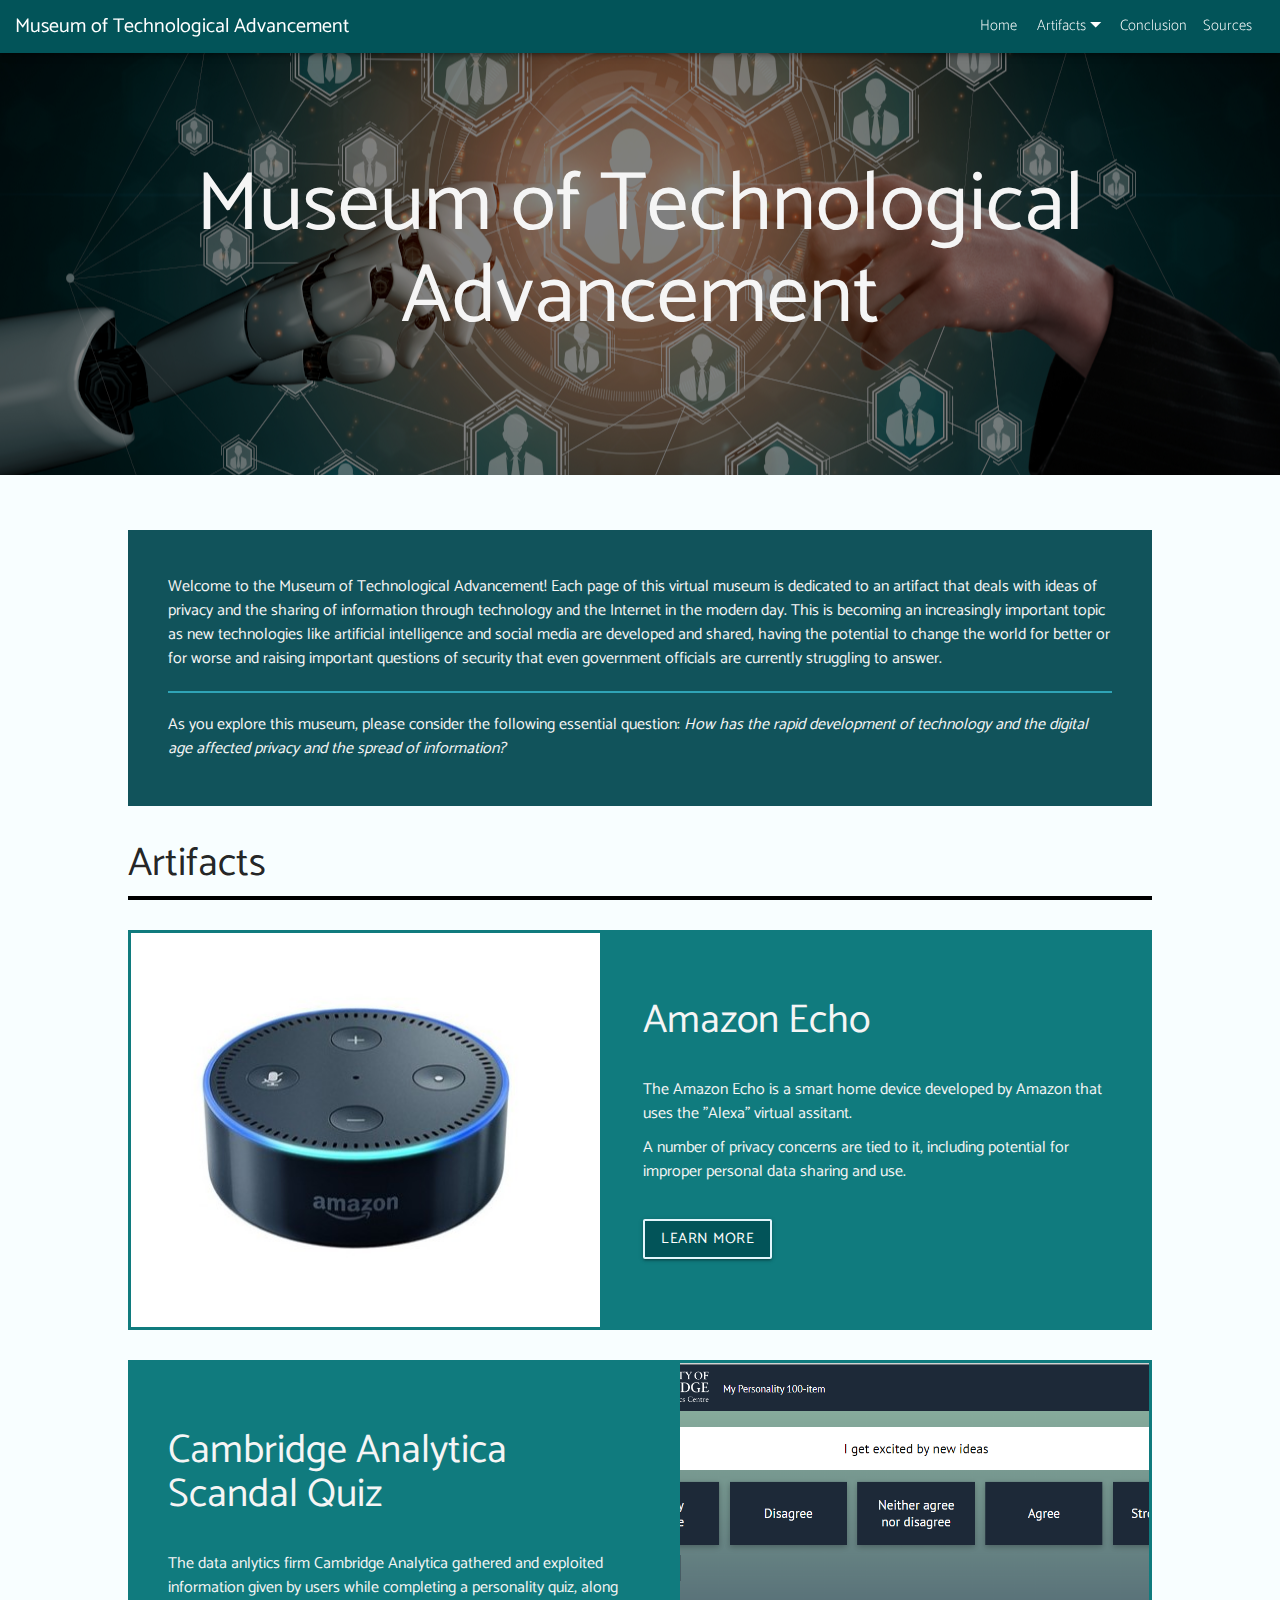
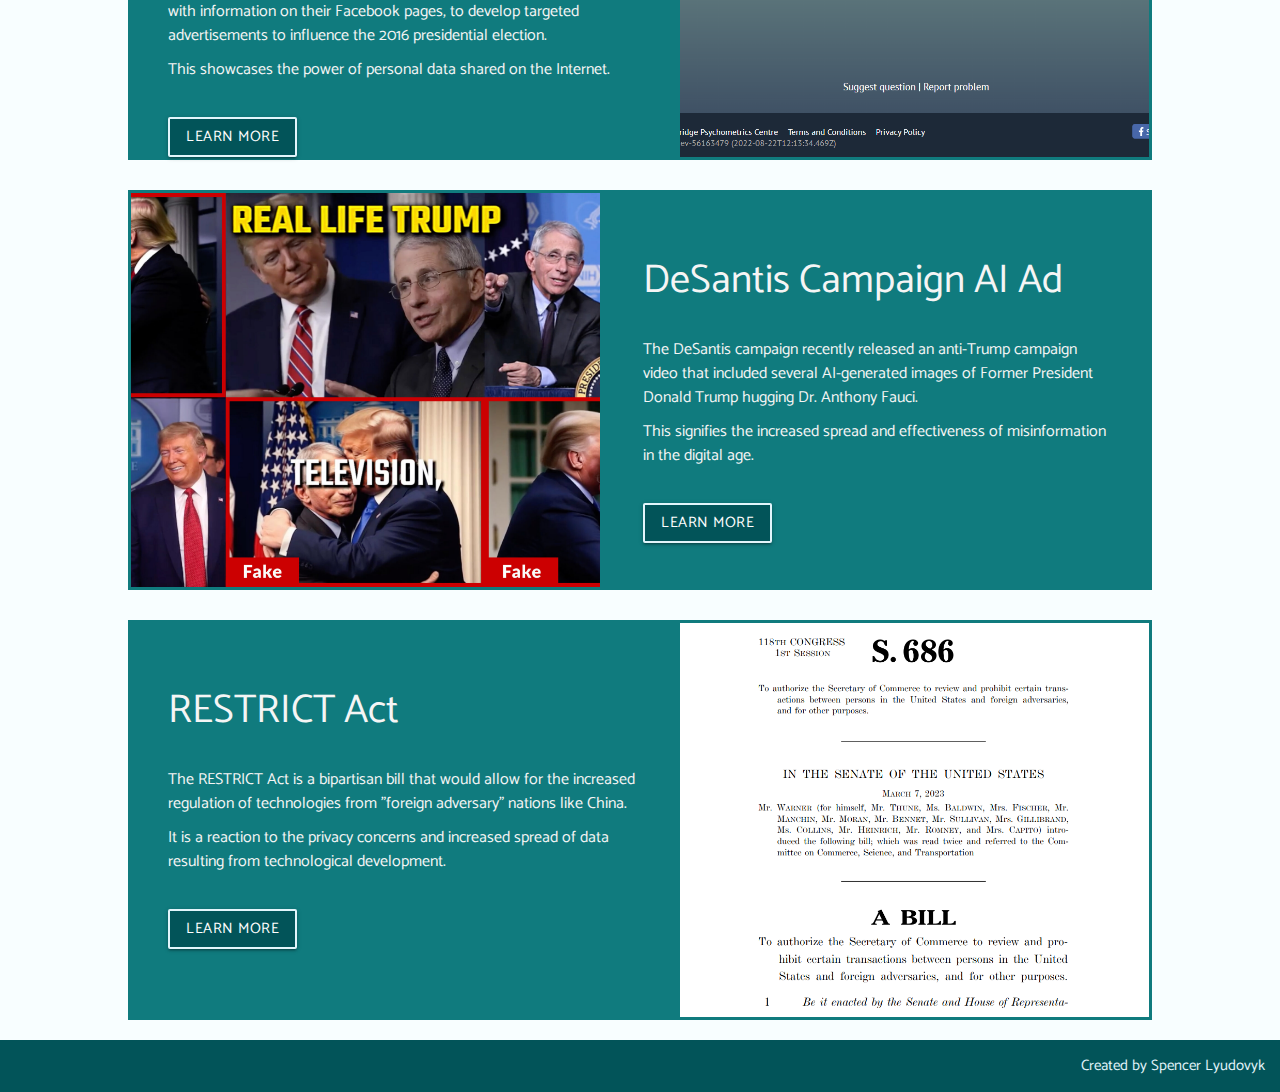
<file: index.html>
<!DOCTYPE html>
<html lang="en">

<head>
    <meta charset="UTF-8">
    <meta http-equiv="X-UA-Compatible" content="IE=edge">
    <meta name="viewport" content="width=device-width, initial-scale=1.0">
    <link rel="stylesheet" href="https://cdnjs.cloudflare.com/ajax/libs/materialize/1.0.0/css/materialize.min.css">
    <link rel="stylesheet" href="./css/main.css">
    <link rel="icon" type="image/x-icon" href="img/favicon.png">
    <title>Museum of Technological Advancement</title>
</head>

<body>
    <!--Header-->
    <header class="z-depth-2">
        <!--Site Title-->
        <a class="title" href="index.html">Museum of Technological Advancement</a>
    
        <!--Section of Header with Navigation Links-->
        <nav class="nav-links">
            <!--How to Use Page-->
            <h5 class="link home"><a href="index.html">Home</a></h5>
    
            <div class="dropdown">
                <!--Dropdown Title-->
                <h5 class="link your-acc">Artifacts&nbsp;<span class="arrow-ud-2">&#9207;</span></h5>
    
                <!--Dropdown-->
                <nav class="link your-acc-links">
                    <h5 class="link trinity"><a href="amazonecho.html">Amazon Echo</a></h5>
                    <h5 class="link thor"><a href="cambridgeanalytica.html">Cambridge Analytica Scandal Quiz</a></h5>
                    <h5 class="link credit"><a href="desantisad.html">DeSantis Campaign AI Ad</a></h5>
                    <h5 class="link explorer"><a href="restrictact.html">RESTRICT Act</a></h5>
                </nav>
            </div>

            <h5 class="link birthcontrol"><a href="conclusion.html">Conclusion</a></h5>

            <h5 class="link sources"><a href="sources.html">Sources</a></h5>
        </nav>
    </header>

    <!--Title-->
    <section class="article-title" id="title-div">
        <section class="layer">
            <h1>Museum of Technological Advancement</h1>
        </section>
    </section>

    <!--Main Site Content-->
    <main class="main-content">

        <section class="slide full-screen">

            <!--Description of What Data Can Be Viewed-->
            <div class="text-desc full-screen">
                <p>Welcome to the Museum of Technological Advancement! Each page of this virtual museum is dedicated to an
                    artifact that deals with ideas of privacy and the sharing of information through technology and the Internet
                    in the modern day. This is becoming an increasingly important topic as new technologies like artificial intelligence
                    and social media are developed and shared, having the potential to change the world for better or for worse and raising important
                    questions of security that even government officials are currently struggling to answer.</p>
                    <hr style="all:revert; margin:15px 0; border: 1px solid rgb(47, 164, 182)">
                    <p>
                    As you explore this museum, please consider the following essential question:
                    <em>How has the rapid development of technology and the digital age affected privacy and the spread of information?</em>
                </p>

            </div>
        </section>

        <div class="time-header">
            <h5>Artifacts</h5>
            <hr>
        </div>

        <!--'About' Info Slide-->
        <section class="slide">
            <!--Image of Sample Graph Data-->
            <figure class="slide-img">
                <img src="img/amazonecho.jpg">
            </figure>

            <!--Description of What Data Can Be Viewed-->
            <div class="text-desc">
                <h3>Amazon Echo</h3>
                <p>The Amazon Echo is a smart home device developed by Amazon that uses the "Alexa" virtual assitant.
                </p>
                <p>A number of privacy concerns are tied to it, including potential for improper personal data sharing and use.
                </p>

                <!--Link to Page for Viewing Data-->
                <div class="btn"><a href="amazonecho.html">Learn More</a></div>
            </div>
        </section>

        <!--'How to Use' Info Slide-->
        <section class="slide">
            <!--Brief Description of Use-->
            <div class="text-desc">
                <h3>Cambridge Analytica Scandal Quiz</h3>
                <p>The data anlytics firm Cambridge Analytica gathered and exploited information given by users while completing a personality quiz,
                    along with information on their Facebook pages, to develop targeted advertisements to influence the 2016 presidential election.
                </p>
                <p>This showcases the power of personal data shared on the Internet.</p>

                <!--Link to Learn More-->
                <div class="btn"><a href="cambridgeanalytica.html">Learn More</a></div>
            </div>

            <!--Image of ForesightImageCapture App-->
            <figure class="slide-img">
                <img src="img/cambridgeanalytica.png">
            </figure>
        </section>

        <!--'About' Info Slide-->
        <section class="slide">
            <!--Image of Sample Graph Data-->
            <figure class="slide-img">
                <img src="img/desantisad.jpg">
            </figure>

            <!--Description of What Data Can Be Viewed-->
            <div class="text-desc">
                <h3>DeSantis Campaign AI Ad</h3>
                <p>The DeSantis campaign recently released an anti-Trump campaign video that included several AI-generated images of Former President Donald Trump hugging Dr. Anthony Fauci.
                </p>
                <p>This signifies the increased spread and effectiveness of misinformation in the digital age.
                </p>

                <!--Link to Page for Viewing Data-->
                <div class="btn"><a href="desantisad.html">Learn More</a></div>
            </div>
        </section>

        <!--'How to Use' Info Slide-->
        <section class="slide">
            <!--Brief Description of Use-->
            <div class="text-desc">
                <h3>RESTRICT Act</h3>
                <p>The RESTRICT Act is a bipartisan bill that would allow for the increased regulation of technologies from
                    "foreign adversary" nations like China.
                </p>
                <p>It is a reaction to the privacy concerns and increased spread of data resulting from technological development.
                </p>

                <!--Link to Learn More-->
                <div class="btn"><a href="restrictact.html">Learn More</a></div>
            </div>

            <!--Image of ForesightImageCapture App-->
            <figure class="slide-img" >
                <img src="img/restrictact.png">
            </figure>
        </section>

        <!--Footer-->
        <footer>
            <p>Created by Spencer Lyudovyk</p>
        </footer>
    </main>

    <!--Javascript Links-->
    <script src="https://code.jquery.com/jquery-3.2.1.min.js"></script>
    <script src="https://cdnjs.cloudflare.com/ajax/libs/materialize/1.0.0/js/materialize.min.js"></script>
    <script type="text/javascript" src="./js/mainScripts.js"></script>
</body>

</html>
</file>
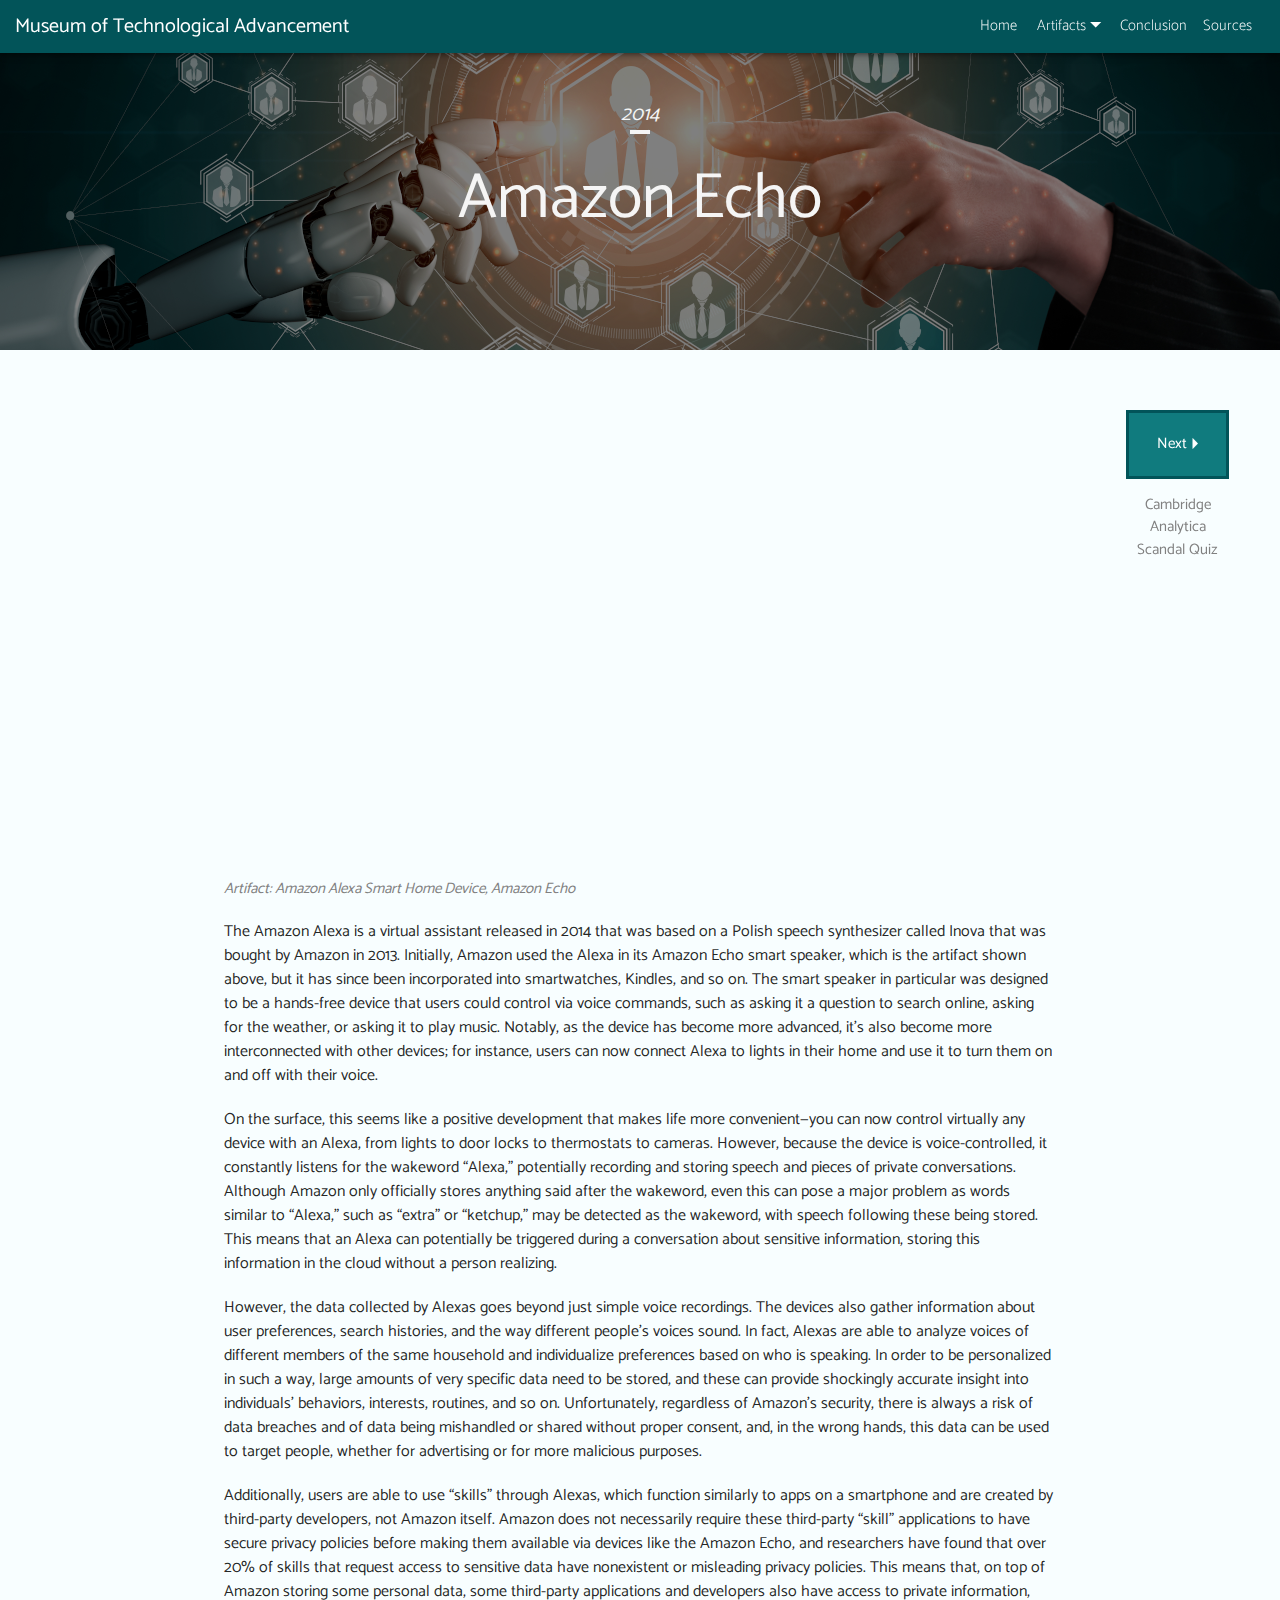
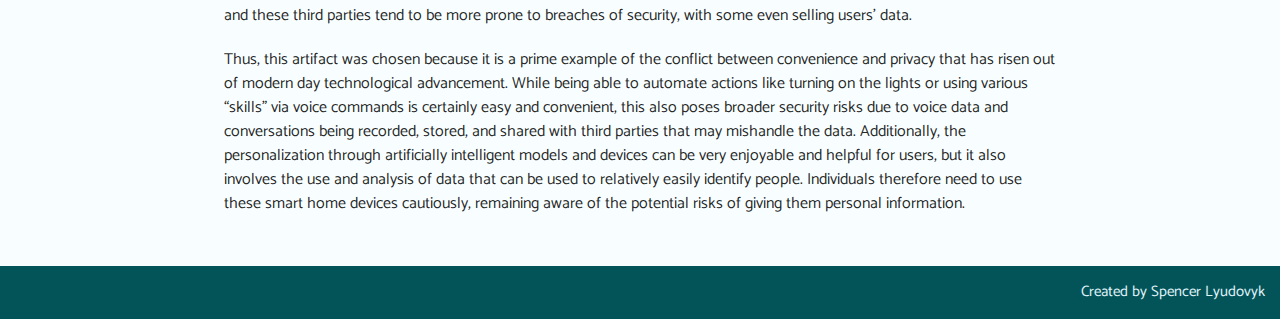
<file: amazonecho.html>
<!DOCTYPE html>
<html lang="en">
<head>
    <meta charset="UTF-8">
    <meta http-equiv="X-UA-Compatible" content="IE=edge">
    <meta name="viewport" content="width=device-width, initial-scale=1.0">
    <link rel="stylesheet" href="https://cdnjs.cloudflare.com/ajax/libs/materialize/1.0.0/css/materialize.min.css">
    <link rel="stylesheet" href="./css/main.css">
    <title>Amazon Echo</title>
</head>
<body>
    <!--Header-->
    <header class="z-depth-2">
        <!--Site Title-->
        <a class="title" href="index.html">Museum of Technological Advancement</a>
    
        <!--Section of Header with Navigation Links-->
        <nav class="nav-links">
            <!--How to Use Page-->
            <h5 class="link home"><a href="index.html">Home</a></h5>
    
            <div class="dropdown">
                <!--Dropdown Title-->
                <h5 class="link your-acc">Artifacts&nbsp;<span class="arrow-ud-2">&#9207;</span></h5>
    
                <!--Dropdown-->
                <nav class="link your-acc-links">
                    <h5 class="link trinity"><a href="amazonecho.html">Amazon Echo</a></h5>
                    <h5 class="link thor"><a href="cambridgeanalytica.html">Cambridge Analytica Scandal Quiz</a></h5>
                    <h5 class="link credit"><a href="desantisad.html">DeSantis Campaign AI Ad</a></h5>
                    <h5 class="link explorer"><a href="restrictact.html">RESTRICT Act</a></h5>
                </nav>
            </div>

            <h5 class="link birthcontrol"><a href="conclusion.html">Conclusion</a></h5>

            <h5 class="link sources"><a href="sources.html">Sources</a></h5>
        </nav>
    </header>

    <!--Title-->
    <section class="article-title art">
        <section class="layer">
            <div class="datee">
                <em>2014</em>
                <hr>
            </div>
            <h1>Amazon Echo</h1>
        </section>
    </section>

    <main class="main-content-art">
        <section class="buttons">
            <div class="btn-w-label">
            </div>
            <div class="btn-w-label">
                <a class="button nextbtn" href="cambridgeanalytica.html">Next &#9205;</a>
                <p>Cambridge Analytica Scandal Quiz</p>
            </div>
        </section>
        <section class="main-article">

            <iframe frameborder="0" cellspacing="0" style="border-style: none;width: 100%; height: 500px;" src="https://sketchfab.com/models/535a04cd5fe344f395e7b60ae7aaae21/embed" ></iframe>
            <figcaption><em>Artifact: Amazon Alexa Smart Home Device, Amazon Echo</em></figcaption>
            <p>
                The Amazon Alexa is a virtual assistant released in 2014 that was based on a Polish speech synthesizer called Inova that was bought by Amazon in
                2013. Initially, Amazon used the Alexa in its Amazon Echo smart speaker, which is the artifact shown above, but it has since been incorporated into
                smartwatches, Kindles, and so on. The smart speaker in particular was designed to be a hands-free device that users could control via voice
                commands, such as asking it a question to search online, asking for the weather, or asking it to play music. Notably, as the device has become
                more advanced, it’s also become more interconnected with other devices; for instance, users can now connect Alexa to lights in their home and use it to turn them on and
                off with their voice.

            </p>
            <p>
                On the surface, this seems like a positive development that makes life more convenient—you can now control virtually any device with an Alexa,
                from lights to door locks to thermostats to cameras. However, because the device is voice-controlled, it constantly listens for the wakeword “Alexa,” potentially recording and 
                storing speech and pieces of private conversations. Although Amazon only officially stores anything said after the wakeword, even this can pose a major problem as words similar to “Alexa,”
                such as “extra” or “ketchup,” may be detected as the wakeword, with speech following these being stored. This means that an Alexa
                can potentially be triggered during a conversation about sensitive information, storing this information in the cloud without a person realizing.



            </p>
            <p>
                However, the data collected by Alexas goes beyond just simple voice recordings. The devices also gather information about user preferences,
                search histories, and the way different people’s voices sound. In fact, Alexas are able to analyze voices of different members of the same
                household and individualize preferences based on who is speaking. In order to be personalized in such a way, large amounts of very specific data need to be stored, and these can provide shockingly accurate insight into individuals’ behaviors, interests, routines, and so on. Unfortunately, regardless of Amazon’s security, there is always a risk of data breaches and of data being mishandled or shared without proper consent, and, in the wrong hands, this data can be used to target people, whether for advertising or for more malicious purposes.


            </p>

            <p>
                Additionally, users are able to use “skills” through Alexas, which function similarly to apps on a smartphone and are created by third-party
                developers, not Amazon itself. Amazon does not necessarily require these third-party “skill” applications to have secure privacy policies
                before making them available via devices like the Amazon Echo, and researchers have found that over 20% of skills that request access to sensitive data have
                nonexistent or misleading privacy policies. This means that, on top of Amazon storing some personal data, some third-party applications and developers also have access to private information, and these third parties tend to be more prone to breaches of security, with some even selling users’ data.

            </p>
            <p>
                Thus, this artifact was chosen because it is a prime example of the conflict between convenience and privacy that has
                risen out of modern day technological advancement. While being able to automate actions like turning on the lights or using
                various “skills” via voice commands is certainly easy and convenient, this also poses broader security risks due to voice data
                and conversations being recorded, stored, and shared with third parties that may mishandle the data. Additionally, the
                personalization through artificially intelligent models and devices can be very enjoyable and helpful for users, but it
                also involves the use and analysis of data that can be used to relatively easily identify people. Individuals therefore
                need to use these smart home devices cautiously, remaining aware of the potential risks of giving them personal information.
            </p>
        </section>

        <!--Footer-->
        <footer>
            <p>Created by Spencer Lyudovyk</p>
        </footer>
    </main>

    <!--Javascript Links-->
    <script src="https://code.jquery.com/jquery-3.2.1.min.js"></script>
    <script src="https://cdnjs.cloudflare.com/ajax/libs/materialize/1.0.0/js/materialize.min.js"></script>
    <script type="text/javascript" src="./js/mainScripts.js"></script>
</body>
</html>
</file>
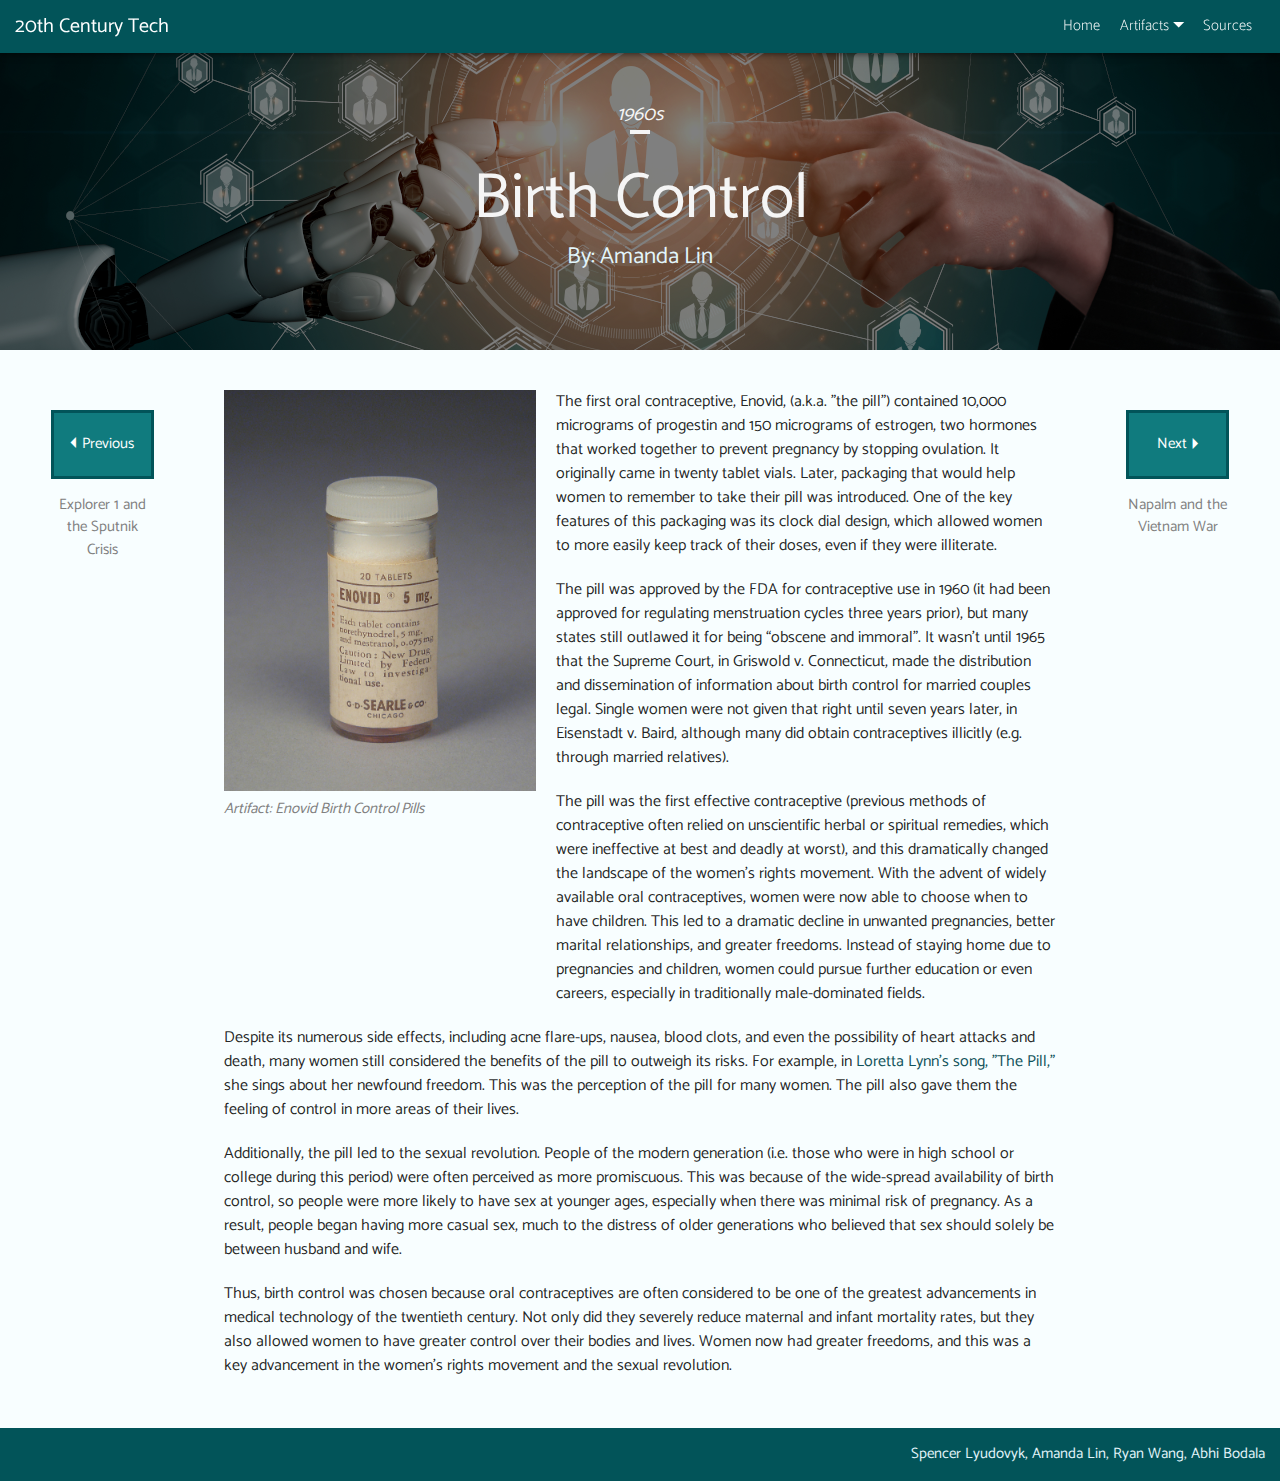
<file: birthcontrol.html>
<!DOCTYPE html>
<html lang="en">
<head>
    <meta charset="UTF-8">
    <meta http-equiv="X-UA-Compatible" content="IE=edge">
    <meta name="viewport" content="width=device-width, initial-scale=1.0">
    <link rel="stylesheet" href="https://cdnjs.cloudflare.com/ajax/libs/materialize/1.0.0/css/materialize.min.css">
    <link rel="stylesheet" href="./css/main.css">
    <link rel="icon" type="image/x-icon" href="img/favicon.png">
    <title>Birth Control</title>
</head>
<body>
    <!--Header-->
    <header class="z-depth-2">
        <!--Site Title-->
        <a class="title" href="index.html">20th Century Tech</a>
    
        <!--Section of Header with Navigation Links-->
        <nav class="nav-links">
            <!--How to Use Page-->
            <h5 class="link home"><a href="index.html">Home</a></h5>
    
            <div class="dropdown">
                <!--Dropdown Title-->
                <h5 class="link your-acc">Artifacts&nbsp;<span class="arrow-ud-2">&#9207;</span></h5>
    
                <!--Dropdown-->
                <nav class="link your-acc-links">
                    <h5 class="link trinity"><a href="trinity.html">Trinity Test and the Atomic Bomb (1940s)</a></h5>
                    <h5 class="link thor"><a href="thor.html">Thor Automagic Dishwasher (1940s)</a></h5>
                    <h5 class="link credit"><a href="credit.html">The Credit Card (1950s)</a></h5>
                    <h5 class="link explorer"><a href="explorer.html">Explorer 1 and the Sputnik Crisis (1950s)</a></h5>
                    <h5 class="link birthcontrol"><a href="birthcontrol.html">Birth Control (1960s)</a></h5>
                    <h5 class="link napalm"><a href="napalm.html">Napalm and the Vietnam War (1960s)</a></h5>
                    <h5 class="link xerox"><a href="xerox.html">Xerox 914 (1970s+)</a></h5>
                    <h5 class="link clipper"><a href="clipper.html">Clipper Young America (1970s+)</a></h5>
                </nav>
            </div>

            <h5 class="link sources"><a href="sources.html">Sources</a></h5>
        </nav>
    </header>

    <!--Title-->
    <section class="article-title art">
        <section class="layer">
            <div class="datee">
                <em>1960s</em>
                <hr>
            </div>
            <h1>Birth Control</h1>
            <p>By: Amanda Lin</p>
        </section>
    </section>

    <main class="main-content-art">
        <section class="buttons">
            <div class="btn-w-label">
                <a class="button prevbtn" href="explorer.html">&#9204; Previous</a>
                <p>Explorer 1 and the Sputnik Crisis</p>
            </div>
            <div class="btn-w-label">
                <a class="button nextbtn" href="napalm.html">Next &#9205;</a>
                <p>Napalm and the Vietnam War</p>
            </div>
        </section>
        <section class="main-article">
            <div class="img-section">
                <figure>
                    <img src="img/birthcontrol2.jpg">
                    <figcaption><em>Artifact: Enovid Birth Control Pills</em></figcaption>
                </figure>
                <div class="text-w-img">
                    <p>The first oral contraceptive, Enovid, (a.k.a. "the pill") contained 10,000 micrograms of progestin and 150 micrograms of
                    estrogen, two hormones that worked together to prevent pregnancy by stopping ovulation. It originally came in twenty
                    tablet vials. Later, packaging that would help women to remember to take their pill was introduced. One of the key
                    features of this packaging was its clock dial design, which allowed women to more easily keep track of their doses, even
                    if they were illiterate.

                    </p>
                    <p>The pill was approved by the FDA for contraceptive use in 1960 (it had been approved for regulating menstruation cycles
                    three years prior), but many states still outlawed it for being “obscene and immoral”. It wasn't until 1965 that the
                    Supreme Court, in Griswold v. Connecticut, made the distribution and dissemination of information about birth control
                    for married couples legal. Single women were not given that right until seven years later, in Eisenstadt v. Baird,
                    although many did obtain contraceptives illicitly (e.g. through married relatives).

                    </p>
                    <p>
                        The pill was the first effective contraceptive (previous methods of contraceptive often relied on unscientific herbal or
                        spiritual remedies, which were ineffective at best and deadly at worst), and this dramatically changed the landscape of
                        the women's rights movement. With the advent of widely available oral contraceptives, women were now able to choose when
                        to have children. This led to a dramatic decline in unwanted pregnancies, better marital relationships, and greater
                        freedoms. Instead of staying home due to pregnancies and children, women could pursue further education or even careers,
                        especially in traditionally male-dominated fields.
        
                    </p>

                </div>
            </div>
            
            <p>
                Despite its numerous side effects, including acne flare-ups, nausea, blood clots, and even the possibility of heart
                attacks and death, many women still considered the benefits of the pill to outweigh its risks. For example, in
                <a class="inline" href="https://www.youtube.com/watch?v=_Y5i9WUwNOg"  target="_blank">Loretta Lynn's song, "The Pill,"</a> 
                she sings about her newfound freedom. This was the perception of the pill for many women. The pill also gave them the 
                feeling of control in more areas of their lives.

            </p>
            <p>
                Additionally, the pill led to the sexual revolution. People of the modern generation (i.e. those who were in high school
                or college during this period) were often perceived as more promiscuous. This was because of the wide-spread
                availability of birth control, so people were more likely to have sex at younger ages, especially when there was minimal
                risk of pregnancy. As a result, people began having more casual sex, much to the distress of older generations who
                believed that sex should solely be between husband and wife.

            </p>
            <p>
                Thus, birth control was chosen because oral contraceptives are often considered to be one of the greatest advancements
                in medical technology of the twentieth century. Not only did they severely reduce maternal and infant mortality rates,
                but they also allowed women to have greater control over their bodies and lives. Women now had greater freedoms, and
                this was a key advancement in the women's rights movement and the sexual revolution.
            </p>
        </section>

        <!--Footer-->
        <footer>
            <p>Spencer Lyudovyk, Amanda Lin, Ryan Wang, Abhi Bodala</p>
        </footer>
    </main>

    <!--Javascript Links-->
    <script src="https://code.jquery.com/jquery-3.2.1.min.js"></script>
    <script src="https://cdnjs.cloudflare.com/ajax/libs/materialize/1.0.0/js/materialize.min.js"></script>
    <script type="text/javascript" src="./js/mainScripts.js"></script>
</body>
</html>
</file>
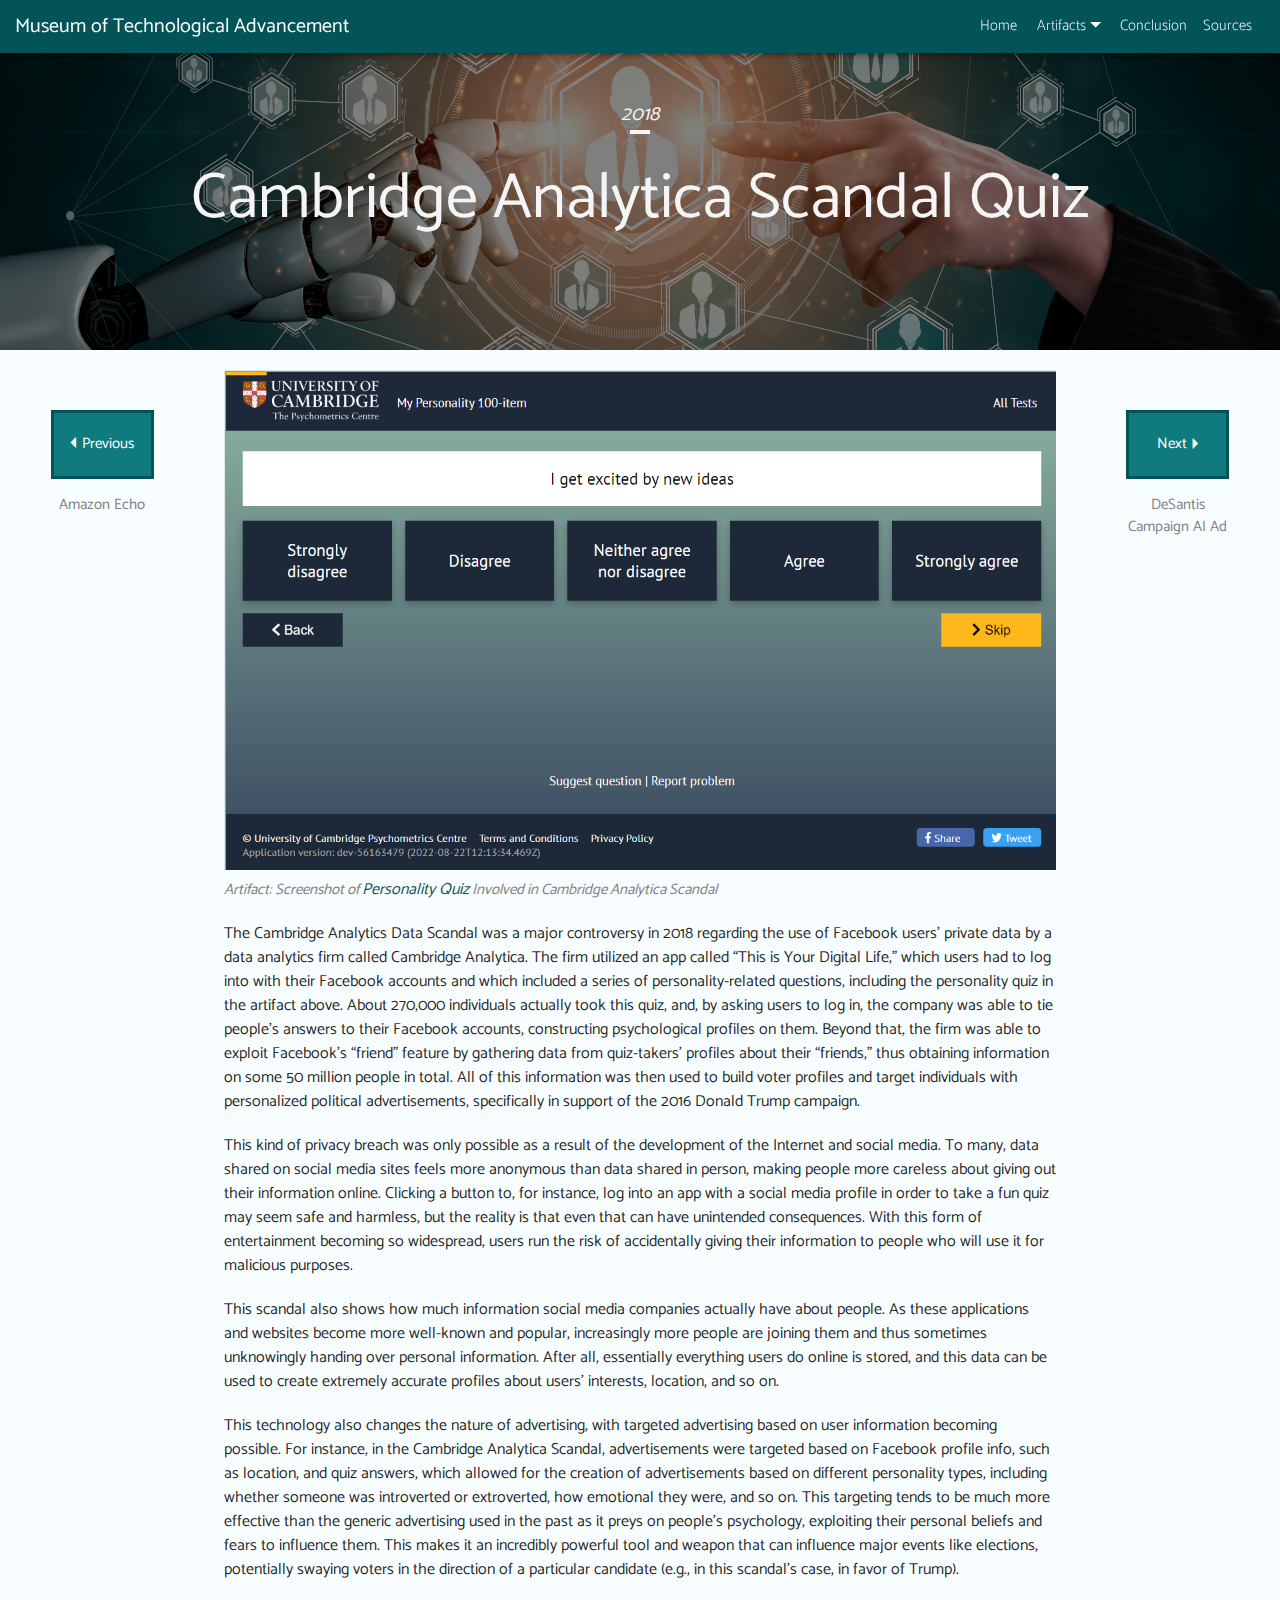
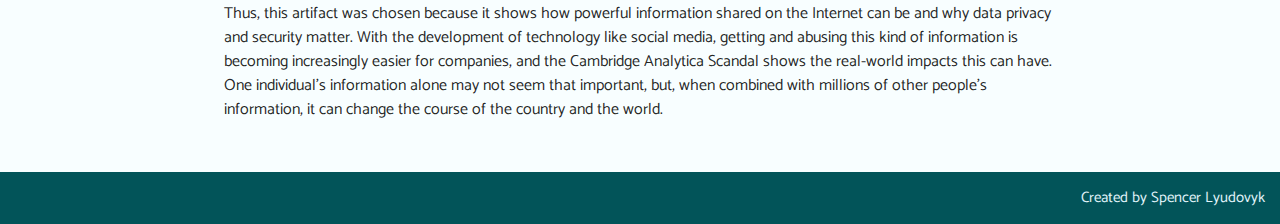
<file: cambridgeanalytica.html>
<!DOCTYPE html>
<html lang="en">
<head>
    <meta charset="UTF-8">
    <meta http-equiv="X-UA-Compatible" content="IE=edge">
    <meta name="viewport" content="width=device-width, initial-scale=1.0">
    <link rel="stylesheet" href="https://cdnjs.cloudflare.com/ajax/libs/materialize/1.0.0/css/materialize.min.css">
    <link rel="stylesheet" href="./css/main.css">
    <link rel="icon" type="image/x-icon" href="img/favicon.png">
    <title>Cambridge Analytica Data Scandal</title>
</head>
<body>
    <!--Header-->
    <header class="z-depth-2">
        <!--Site Title-->
        <a class="title" href="index.html">Museum of Technological Advancement</a>
    
        <!--Section of Header with Navigation Links-->
        <nav class="nav-links">
            <!--How to Use Page-->
            <h5 class="link home"><a href="index.html">Home</a></h5>
    
            <div class="dropdown">
                <!--Dropdown Title-->
                <h5 class="link your-acc">Artifacts&nbsp;<span class="arrow-ud-2">&#9207;</span></h5>
    
                <!--Dropdown-->
                <nav class="link your-acc-links">
                    <h5 class="link trinity"><a href="amazonecho.html">Amazon Echo</a></h5>
                    <h5 class="link thor"><a href="cambridgeanalytica.html">Cambridge Analytica Scandal Quiz</a></h5>
                    <h5 class="link credit"><a href="desantisad.html">DeSantis Campaign AI Ad</a></h5>
                    <h5 class="link explorer"><a href="restrictact.html">RESTRICT Act</a></h5>
                </nav>
            </div>

            <h5 class="link birthcontrol"><a href="conclusion.html">Conclusion</a></h5>

            <h5 class="link sources"><a href="sources.html">Sources</a></h5>
        </nav>
    </header>

    <!--Title-->
    <section class="article-title art">
        <section class="layer">
            <div class="datee">
                <em>2018</em>
                <hr>
            </div>
            <h1>Cambridge Analytica Scandal Quiz</h1>
        </section>
    </section>

    <main class="main-content-art">
        
        <section class="buttons">
            <div class="btn-w-label">
                <a class="button prevbtn" href="amazonecho.html">&#9204; Previous</a>
                <p>Amazon Echo</p>
            </div>
            <div class="btn-w-label">
                <a class="button nextbtn" href="desantisad.html">Next &#9205;</a>
                <p>DeSantis Campaign AI Ad</p>
            </div>
        </section>
        <section class="main-article">
            <img src="img/cambridgeanalytica.png" style="width:65vw;" />
            <!--<iframe style="width:65vw; height: 600px;" src="https://discovermyprofile.com/test/personality/6489ff0a40255600daf2fba2/-"></iframe>-->
            <!-- https://discovermyprofile.com/test/miniIPIP/648337d840255600daf29ae2/-">
            -->
        
            <figcaption><em>Artifact: Screenshot of <a style="display:inline" href="https://discovermyprofile.com/test/personality/6489ff0a40255600daf2fba2/-" target="_blank">Personality Quiz</a> Involved in Cambridge Analytica Scandal</em></figcaption>
            <p>
                The Cambridge Analytics Data Scandal was a major controversy in 2018 regarding the use of Facebook users’ private data by a data analytics firm called Cambridge Analytica. The firm utilized an app called “This is Your Digital Life,” which users had to log into with their Facebook accounts and which included a series of personality-related questions, including the personality quiz in the artifact above. About 270,000 individuals actually took this quiz, and, by asking users to log in, the company was able to tie people’s answers to their Facebook accounts, constructing psychological profiles on them. Beyond that, the firm was able to exploit Facebook’s “friend” feature by gathering data from quiz-takers’ profiles about their “friends,” thus obtaining information on some 50 million people in total. All of this information was then used to build voter profiles and target individuals with personalized political advertisements, specifically in support of the 2016 Donald Trump campaign.

            </p>
            <p>
                This kind of privacy breach was only possible as a result of the development of the Internet and social media. To many, data shared on social media sites feels more anonymous than data shared in person, making people more careless about giving out their information online. Clicking a button to, for instance, log into an app with a social media profile in order to take a fun quiz may seem safe and harmless, but the reality is that even that can have unintended consequences. With this form of entertainment becoming so widespread, users run the risk of accidentally giving their information to people who will use it for malicious purposes.

            </p>
            <p>This scandal also shows how much information social media companies actually have about people. As these applications and websites become more well-known and popular, increasingly more people are joining them and thus sometimes unknowingly handing over personal information. After all, essentially everything users do online is stored, and this data can be used to create extremely accurate profiles about users’ interests, location, and so on.

            </p>
            <p>
                This technology also changes the nature of advertising, with targeted advertising based on user information becoming possible. For instance, in the Cambridge Analytica Scandal, advertisements were targeted based on Facebook profile info, such as location, and quiz answers, which allowed for the creation of advertisements based on different personality types, including whether someone was introverted or extroverted, how emotional they were, and so on. This targeting tends to be much more effective than the generic advertising used in the past as it preys on people’s psychology, exploiting their personal beliefs and fears to influence them. This makes it an incredibly powerful tool and weapon that can influence major events like elections, potentially swaying voters in the direction of a particular candidate (e.g., in this scandal’s case, in favor of Trump).

            </p>
            <p>
                Thus, this artifact was chosen because it shows how powerful information shared on the Internet can be and why data
                privacy and security matter. With the development of technology like social media, getting and abusing this kind of
                information is becoming increasingly easier for companies, and the Cambridge Analytica Scandal shows the real-world
                impacts this can have. One individual’s information alone may not seem that important, but, when combined with millions
                of other people’s information, it can change the course of the country and the world.
            </p>
        </section>

        <!--Footer-->
        <footer>
            <p>Created by Spencer Lyudovyk</p>
        </footer>
    </main>

    <!--Javascript Links-->
    <script src="https://code.jquery.com/jquery-3.2.1.min.js"></script>
    <script src="https://cdnjs.cloudflare.com/ajax/libs/materialize/1.0.0/js/materialize.min.js"></script>
    <script type="text/javascript" src="./js/mainScripts.js"></script>
</body>
</html>
</file>
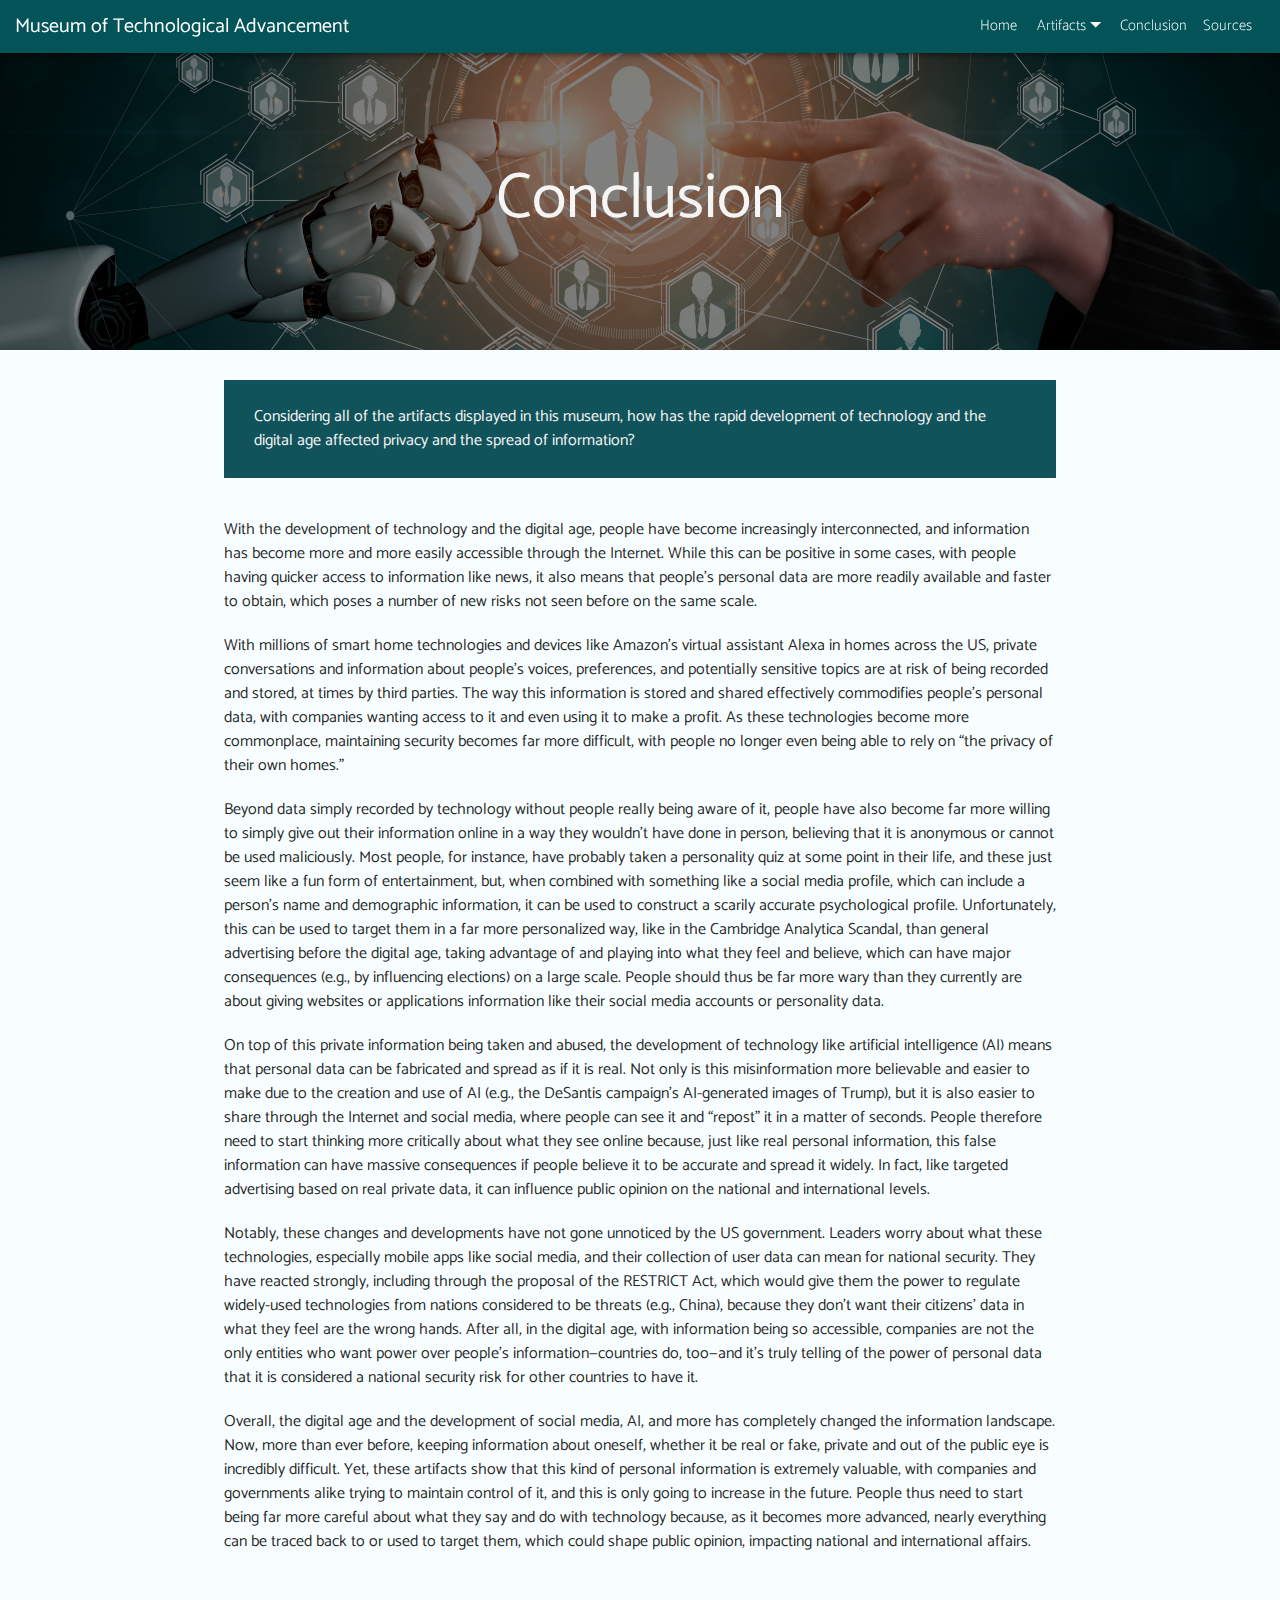
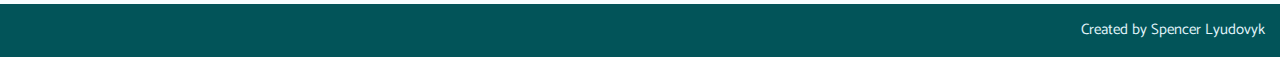
<file: conclusion.html>
<!DOCTYPE html>
<html lang="en">
<head>
    <meta charset="UTF-8">
    <meta http-equiv="X-UA-Compatible" content="IE=edge">
    <meta name="viewport" content="width=device-width, initial-scale=1.0">
    <link rel="stylesheet" href="https://cdnjs.cloudflare.com/ajax/libs/materialize/1.0.0/css/materialize.min.css">
    <link rel="stylesheet" href="./css/main.css">
    <link rel="icon" type="image/x-icon" href="img/favicon.png">
    <title>Napalm and the Vietnam War</title>
</head>
<body>
    <!--Header-->
    <header class="z-depth-2">
        <!--Site Title-->
        <a class="title" href="index.html">Museum of Technological Advancement</a>
    
        <!--Section of Header with Navigation Links-->
        <nav class="nav-links">
            <!--How to Use Page-->
            <h5 class="link home"><a href="index.html">Home</a></h5>
    
            <div class="dropdown">
                <!--Dropdown Title-->
                <h5 class="link your-acc">Artifacts&nbsp;<span class="arrow-ud-2">&#9207;</span></h5>
    
                <!--Dropdown-->
                <nav class="link your-acc-links">
                    <h5 class="link trinity"><a href="amazonecho.html">Amazon Echo</a></h5>
                    <h5 class="link thor"><a href="cambridgeanalytica.html">Cambridge Analytica Scandal Quiz</a></h5>
                    <h5 class="link credit"><a href="desantisad.html">DeSantis Campaign AI Ad</a></h5>
                    <h5 class="link explorer"><a href="restrictact.html">RESTRICT Act</a></h5>
                </nav>
            </div>

            <h5 class="link birthcontrol"><a href="conclusion.html">Conclusion</a></h5>

            <h5 class="link sources"><a href="sources.html">Sources</a></h5>
        </nav>
    </header>

    <!--Title-->
    <section class="article-title art">
        <section class="layer">
            <h1>Conclusion</h1>
        </section>
    </section>

    <main class="main-content-art">
        <section class="slide full-screen" style="width:65vw;">

            <!--Description of What Data Can Be Viewed-->
            <div class="text-desc full-screen" style="padding: 20px 30px;">
                <p>Considering all of the artifacts displayed in this museum,
                    how has the rapid development of technology and the digital age affected privacy and the spread of information?
                </p>

            </div>
        </section>

        <section class="main-article">
            <p>
                With the development of technology and the digital age, people have become increasingly interconnected, and information has become more and more easily accessible through the Internet. While this can be positive in some cases, with people having quicker access to information like news, it also means that people’s personal data are more readily available and faster to obtain, which poses a number of new risks not seen before on the same scale.
            </p>
            <p>
                With millions of smart home technologies and devices like Amazon’s virtual assistant Alexa in homes across the US,
                private conversations and information about people’s voices, preferences, and potentially sensitive topics are at
                risk of being recorded and stored, at times by third parties. The way this information is stored and shared effectively
                commodifies people’s personal data, with companies wanting access to it and even using it to make a profit. As these
                technologies become more commonplace, maintaining security becomes far more difficult, with people no longer even being
                able to rely on “the privacy of their own homes.”
            </p>
            <p>
                Beyond data simply recorded by technology without people really being aware of it, people have also become far more willing to simply give out their information online in a way they wouldn’t have done in person, believing that it is anonymous or cannot be used maliciously. Most people, for instance, have probably taken a personality quiz at some point in their life, and these just seem like a fun form of entertainment, but, when combined with something like a social media profile, which can include a person’s name and demographic information, it can be used to construct a scarily accurate psychological profile. Unfortunately, this can be used to target them in a far more personalized way, like in the Cambridge Analytica Scandal, than general advertising before the digital age, taking advantage of and playing into what they feel and believe, which can have major consequences (e.g., by influencing elections) on a large scale. People should thus be far more wary than they currently are about giving websites or applications information like their social media accounts or personality data.
            </p>
            <p>
                On top of this private information being taken and abused, the development of technology like artificial intelligence
                (AI) means that personal data can be fabricated and spread as if it is real. Not only is this misinformation
                more believable and easier to make due to the creation and use of AI (e.g., the DeSantis campaign’s AI-generated
                images of Trump), but it is also easier to share through the Internet and social media, where people can see it and
                “repost" it in a matter of seconds. People therefore need to start thinking more critically about what they see
                online because, just like real personal information, this false information can have massive consequences if
                people believe it to be accurate and spread it widely. In fact, like targeted advertising based on real private data, it can influence public opinion on the national and international levels.
            </p>
            <p>
                Notably, these changes and developments have not gone unnoticed by the US government. Leaders worry about what
                these technologies, especially mobile apps like social media, and their collection of user data can mean for
                national security. They have reacted strongly, including through the proposal of the RESTRICT Act, which would give
                them the power to regulate widely-used technologies from nations considered to be threats (e.g., China), because they don't want
                their citizens' data in what they feel are the wrong hands. After all, in the digital age, with information being so accessible, companies are not the only entities who want power over people’s information—countries do, too—and it’s truly telling of the power of personal data that it is considered a national security risk for other countries to have it.
            </p>
            <p>
                Overall, the digital age and the development of social media, AI, and more has completely changed the information landscape.
                Now, more than ever before, keeping information about oneself, whether it be real or fake, private and out of the public eye
                is incredibly difficult. Yet, these artifacts show that this kind of personal information is extremely valuable, with companies
                and governments alike trying to maintain control of it, and this is only going to increase in the future. People thus need to start
                being far more careful about what they say and do with technology because, as it becomes more advanced, nearly everything can be
                traced back to or used to target them, which could shape public opinion, impacting national and international affairs.
            </p>
        </section>

        <!--Footer-->
        <footer>
            <p>Created by Spencer Lyudovyk</p>
        </footer>
    </main>

    <!--Javascript Links-->
    <script src="https://code.jquery.com/jquery-3.2.1.min.js"></script>
    <script src="https://cdnjs.cloudflare.com/ajax/libs/materialize/1.0.0/js/materialize.min.js"></script>
    <script type="text/javascript" src="./js/mainScripts.js"></script>
</body>
</html>
</file>
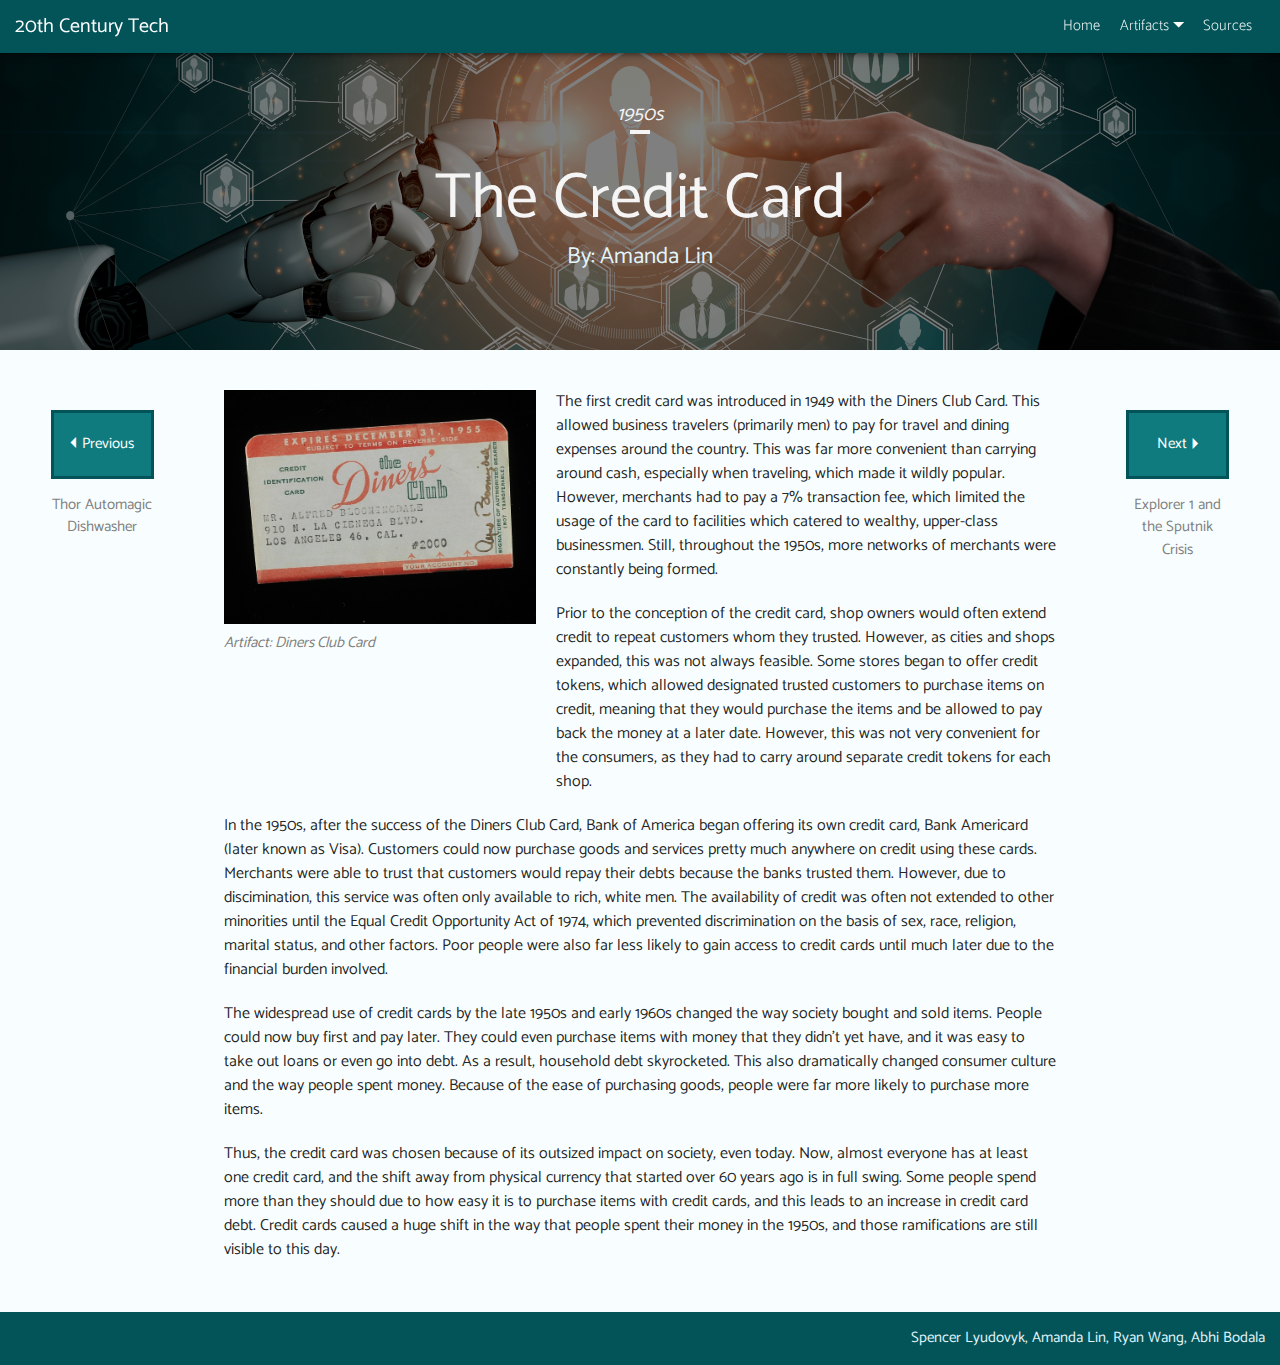
<file: credit.html>
<!DOCTYPE html>
<html lang="en">
<head>
    <meta charset="UTF-8">
    <meta http-equiv="X-UA-Compatible" content="IE=edge">
    <meta name="viewport" content="width=device-width, initial-scale=1.0">
    <link rel="stylesheet" href="https://cdnjs.cloudflare.com/ajax/libs/materialize/1.0.0/css/materialize.min.css">
    <link rel="stylesheet" href="./css/main.css">
    <link rel="icon" type="image/x-icon" href="img/favicon.png">
    <title>The Credit Card</title>
</head>
<body>
    <!--Header-->
    <header class="z-depth-2">
        <!--Site Title-->
        <a class="title" href="index.html">20th Century Tech</a>
    
        <!--Section of Header with Navigation Links-->
        <nav class="nav-links">
            <!--How to Use Page-->
            <h5 class="link home"><a href="index.html">Home</a></h5>
    
            <div class="dropdown">
                <!--Dropdown Title-->
                <h5 class="link your-acc">Artifacts&nbsp;<span class="arrow-ud-2">&#9207;</span></h5>
    
                <!--Dropdown-->
                <nav class="link your-acc-links">
                    <h5 class="link trinity"><a href="trinity.html">Trinity Test and the Atomic Bomb (1940s)</a></h5>
                    <h5 class="link thor"><a href="thor.html">Thor Automagic Dishwasher (1940s)</a></h5>
                    <h5 class="link credit"><a href="credit.html">The Credit Card (1950s)</a></h5>
                    <h5 class="link explorer"><a href="explorer.html">Explorer 1 the Sputnik Crisis (1950s)</a></h5>
                    <h5 class="link birthcontrol"><a href="birthcontrol.html">Birth Control (1960s)</a></h5>
                    <h5 class="link napalm"><a href="napalm.html">Napalm and the Vietnam War (1960s)</a></h5>
                    <h5 class="link xerox"><a href="xerox.html">Xerox 914 (1970s+)</a></h5>
                    <h5 class="link clipper"><a href="clipper.html">Clipper Young America (1970s+)</a></h5>
                </nav>
            </div>

            <h5 class="link sources"><a href="sources.html">Sources</a></h5>
        </nav>
    </header>

    <!--Title-->
    <section class="article-title art">
        <section class="layer">
            <div class="datee">
                <em>1950s</em>
                <hr>
            </div>
            <h1>The Credit Card</h1>
            <p>By: Amanda Lin</p>
        </section>
    </section>

    <main class="main-content-art">
        <section class="buttons">
            <div class="btn-w-label">
                <a class="button prevbtn" href="thor.html">&#9204; Previous</a>
                <p>Thor Automagic Dishwasher</p>
            </div>
            <div class="btn-w-label">
                <a class="button nextbtn" href="explorer.html">Next &#9205;</a>
                <p>Explorer 1 and the Sputnik Crisis</p>
            </div>
        </section>
        <section class="main-article">
            <div class="img-section">
                <figure>
                    <img src="img/creditcard1.jpg">
                    <figcaption><em>Artifact: Diners Club Card</em></figcaption>
                </figure>
                <div class="text-w-img">
                    <p>The first credit card was introduced in 1949 with the Diners Club Card. This allowed business travelers (primarily men)
                    to pay for travel and dining expenses around the country. This was far more convenient than carrying around cash,
                    especially when traveling, which made it wildly popular. However, merchants had to pay a 7% transaction fee, which
                    limited the usage of the card to facilities which catered to wealthy, upper-class businessmen. Still, throughout the
                    1950s, more networks of merchants were constantly being formed.
                    </p>
                    <p>Prior to the conception of the credit card, shop owners would often extend credit to repeat customers whom they trusted.
                    However, as cities and shops expanded, this was not always feasible. Some stores began to offer credit tokens, which
                    allowed designated trusted customers to purchase items on credit, meaning that they would purchase the items and be
                    allowed to pay back the money at a later date. However, this was not very convenient for the consumers, as they had to
                    carry around separate credit tokens for each shop.

                    </p>
                </div>
            </div>
            <p>
                In the 1950s, after the success of the Diners Club Card, Bank of America began offering its own credit card, Bank
                Americard (later known as Visa). Customers could now purchase goods and services pretty much anywhere on credit using
                these cards. Merchants were able to trust that customers would repay their debts because the banks trusted them.
                However, due to discimination, this service was often only available to rich, white men. The availability of credit was
                often not extended to other minorities until the Equal Credit Opportunity Act of 1974, which prevented discrimination on
                the basis of sex, race, religion, marital status, and other factors. Poor people were also far less likely to gain
                access to credit cards until much later due to the financial burden involved.

            </p>
            <p>
                The widespread use of credit cards by the late 1950s and early 1960s changed the way society bought and sold items.
                People could now buy first and pay later. They could even purchase items with money that they didn't yet have, and it
                was easy to take out loans or even go into debt. As a result, household debt skyrocketed. This also dramatically changed
                consumer culture and the way people spent money. Because of the ease of purchasing goods, people were far more likely to
                purchase more items.
            </p>
            <p>
                Thus, the credit card was chosen because of its outsized impact on society, even today. Now, almost everyone has at
                least one credit card, and the shift away from physical currency that started over 60 years ago is in full swing. Some
                people spend more than they should due to how easy it is to purchase items with credit cards, and this leads to an
                increase in credit card debt. Credit cards caused a huge shift in the way that people spent their money in the 1950s,
                and those ramifications are still visible to this day.
            </p>
        </section>

        <!--Footer-->
        <footer>
            <p>Spencer Lyudovyk, Amanda Lin, Ryan Wang, Abhi Bodala</p>
        </footer>
    </main>

    <!--Javascript Links-->
    <script src="https://code.jquery.com/jquery-3.2.1.min.js"></script>
    <script src="https://cdnjs.cloudflare.com/ajax/libs/materialize/1.0.0/js/materialize.min.js"></script>
    <script type="text/javascript" src="./js/mainScripts.js"></script>
</body>
</html>
</file>
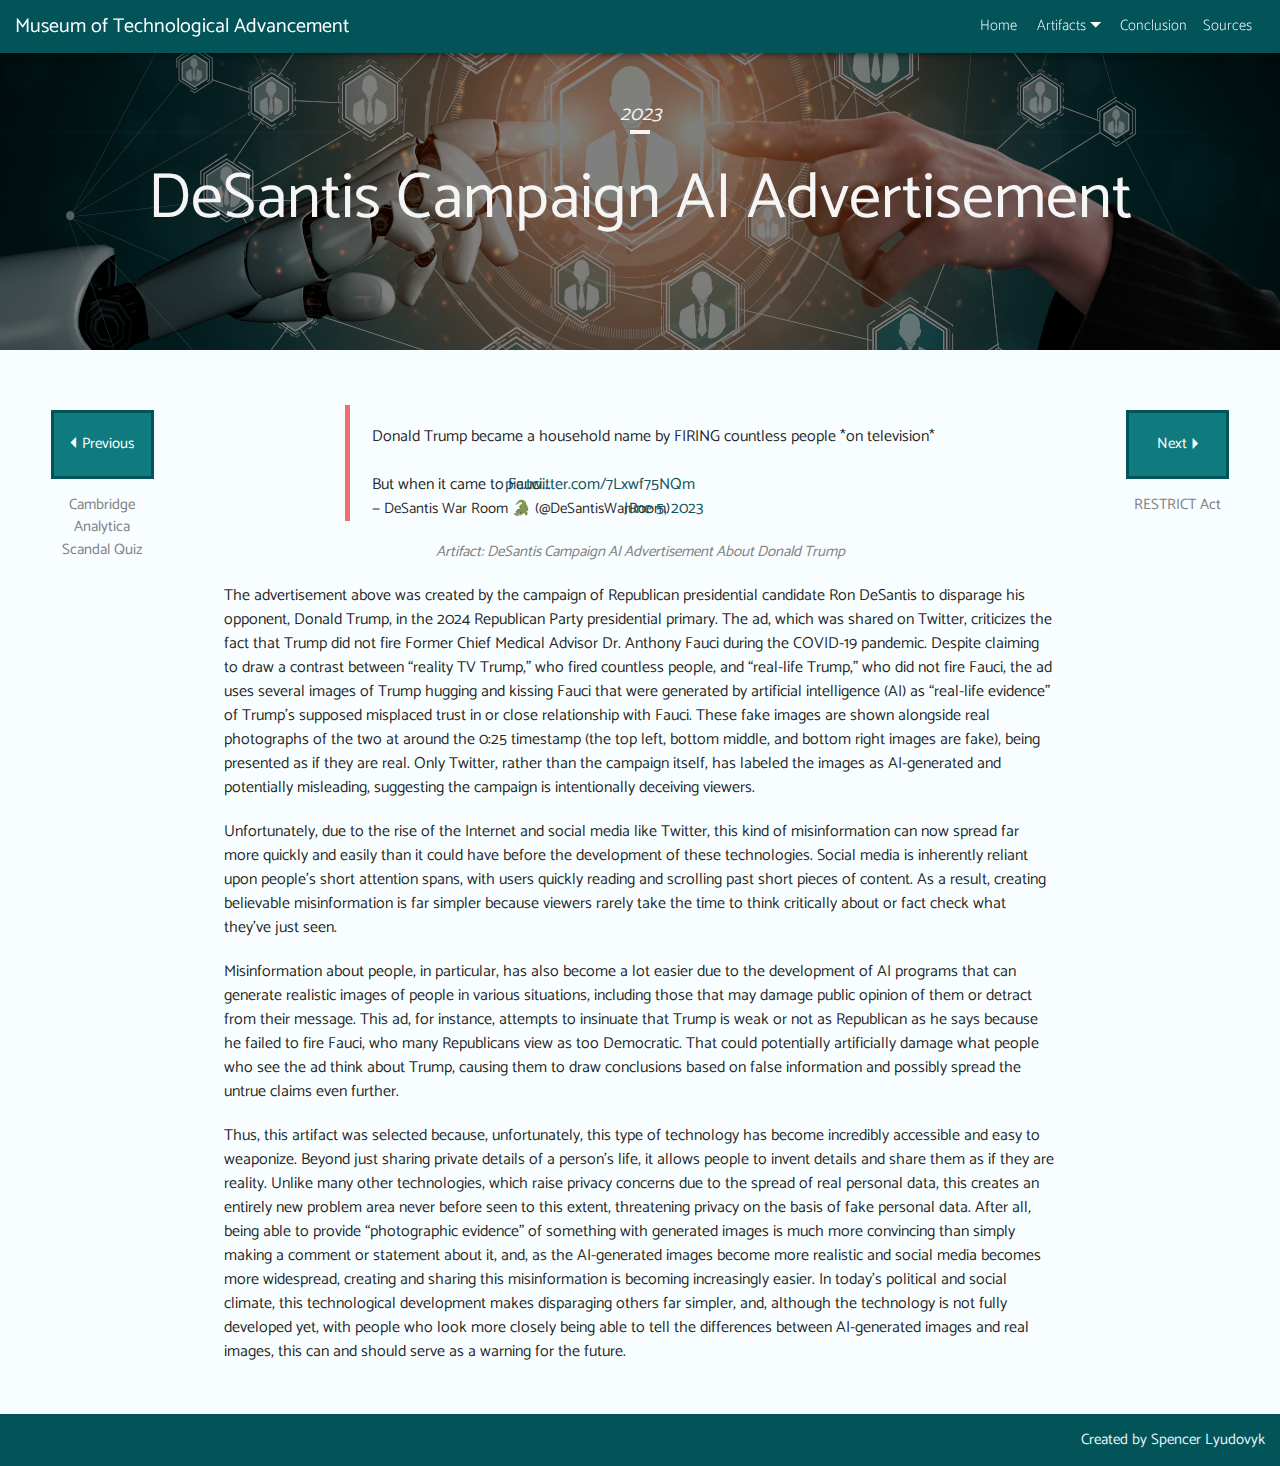
<file: desantisad.html>
<!DOCTYPE html>
<html lang="en">
<head>
    <meta charset="UTF-8">
    <meta http-equiv="X-UA-Compatible" content="IE=edge">
    <meta name="viewport" content="width=device-width, initial-scale=1.0">
    <link rel="stylesheet" href="https://cdnjs.cloudflare.com/ajax/libs/materialize/1.0.0/css/materialize.min.css">
    <link rel="stylesheet" href="./css/main.css">
    <link rel="icon" type="image/x-icon" href="img/favicon.png">
    <title>DeSantis Campaign AI Advertisement</title>
</head>
<body>
    <!--Header-->
    <header class="z-depth-2">
        <!--Site Title-->
        <a class="title" href="index.html">Museum of Technological Advancement</a>
    
        <!--Section of Header with Navigation Links-->
        <nav class="nav-links">
            <!--How to Use Page-->
            <h5 class="link home"><a href="index.html">Home</a></h5>
    
            <div class="dropdown">
                <!--Dropdown Title-->
                <h5 class="link your-acc">Artifacts&nbsp;<span class="arrow-ud-2">&#9207;</span></h5>
    
                <!--Dropdown-->
                <nav class="link your-acc-links">
                    <h5 class="link trinity"><a href="amazonecho.html">Amazon Echo</a></h5>
                    <h5 class="link thor"><a href="cambridgeanalytica.html">Cambridge Analytica Scandal Quiz</a></h5>
                    <h5 class="link credit"><a href="desantisad.html">DeSantis Campaign AI Ad</a></h5>
                    <h5 class="link explorer"><a href="restrictact.html">RESTRICT Act</a></h5>
                </nav>
            </div>

            <h5 class="link birthcontrol"><a href="conclusion.html">Conclusion</a></h5>

            <h5 class="link sources"><a href="sources.html">Sources</a></h5>
        </nav>
    </header>

    <!--Title-->
    <section class="article-title art">
        <section class="layer">
            <div class="datee">
                <em>2023</em>
                <hr>
            </div>
            <h1>DeSantis Campaign AI Advertisement</h1>
        </section>
    </section>

    <main class="main-content-art">
        <section class="buttons">
            <div class="btn-w-label">
                <a class="button prevbtn" href="cambridgeanalytica.html">&#9204; Previous</a>
                <p>Cambridge Analytica Scandal Quiz</p>
            </div>
            <div class="btn-w-label">
                <a class="button nextbtn" href="restrictact.html">Next &#9205;</a>
                <p>RESTRICT Act</p>
            </div>
        </section>
        <section class="main-article">
            <figure  style="display:flex; flex-direction:column; align-items:center">
                <blockquote class="twitter-tweet"><p lang="en" dir="ltr">Donald Trump became a household name by FIRING countless people *on television*<br><br>But when it came to Fauci... <a href="https://t.co/7Lxwf75NQm">pic.twitter.com/7Lxwf75NQm</a></p>&mdash; DeSantis War Room 🐊 (@DeSantisWarRoom) <a href="https://twitter.com/DeSantisWarRoom/status/1665799058303188992?ref_src=twsrc%5Etfw">June 5, 2023</a></blockquote> <script async src="https://platform.twitter.com/widgets.js" charset="utf-8"></script>
                <figcaption><em>Artifact: DeSantis Campaign AI Advertisement About Donald Trump</em></figcaption>
            </figure>
            <p>
                The advertisement above was created by the campaign of Republican presidential candidate Ron DeSantis to disparage his opponent, Donald Trump, in the 2024 Republican Party presidential primary. The ad, which was shared on Twitter, criticizes the fact that Trump did not fire Former Chief Medical Advisor Dr. Anthony Fauci during the COVID-19 pandemic. Despite claiming to draw a contrast between “reality TV Trump,” who fired countless people, and “real-life Trump,” who did not fire Fauci, the ad uses several images of Trump hugging and kissing Fauci that were generated by artificial intelligence (AI) as “real-life evidence” of Trump’s supposed misplaced trust in or close relationship with Fauci. These fake images are shown alongside real photographs of the two at around the 0:25 timestamp (the top left, bottom middle, and bottom right images are fake), being presented as if they are real. Only Twitter, rather than the campaign itself, has labeled the images as AI-generated and potentially misleading, suggesting the campaign is intentionally deceiving viewers.
            </p>
            <p>Unfortunately, due to the rise of the Internet and social media like Twitter, this kind of misinformation can now spread far more quickly and easily than it could have before the development of these technologies. Social media is inherently reliant upon people’s short attention spans, with users quickly reading and scrolling past short pieces of content. As a result, creating believable misinformation is far simpler because viewers rarely take the time to think critically about or fact check what they’ve just seen.
            </p>
            <p>
                Misinformation about people, in particular, has also become a lot easier due to the development of AI programs that can generate realistic images of people in various situations, including those that may damage public opinion of them or detract from their message. This ad, for instance, attempts to insinuate that Trump is weak or not as Republican as he says because he failed to fire Fauci, who many Republicans view as too Democratic. That could potentially artificially damage what people who see the ad think about Trump, causing them to draw conclusions based on false information and possibly spread the untrue claims even further.
            </p>
            <p>
                Thus, this artifact was selected because, unfortunately, this type of technology has become incredibly accessible
                and easy to weaponize. Beyond just sharing private details of a person’s life, it allows people to invent details
                and share them as if they are reality. Unlike many other technologies, which raise privacy concerns due to the spread of real personal data, this creates an entirely new problem area never before seen to this extent, threatening privacy on the basis of fake personal data. After all, being able to provide “photographic evidence” of something with generated images is much more convincing than simply making a comment or statement about it, and, as the AI-generated images become more realistic and social media becomes more widespread, creating and sharing this misinformation is becoming increasingly easier. In today’s political and social climate, this technological development makes disparaging others far simpler, and, although the technology is not fully developed yet, with people who look more closely being able to tell the differences between AI-generated images and real images, this can and should serve as a warning for the future. 
            </p>

        </section>

        <!--Footer-->
        <footer>
            <p>Created by Spencer Lyudovyk</p>
        </footer>
    </main>

    <!--Javascript Links-->
    <script src="https://code.jquery.com/jquery-3.2.1.min.js"></script>
    <script src="https://cdnjs.cloudflare.com/ajax/libs/materialize/1.0.0/js/materialize.min.js"></script>
    <script type="text/javascript" src="./js/mainScripts.js"></script>
</body>
</html>
</file>
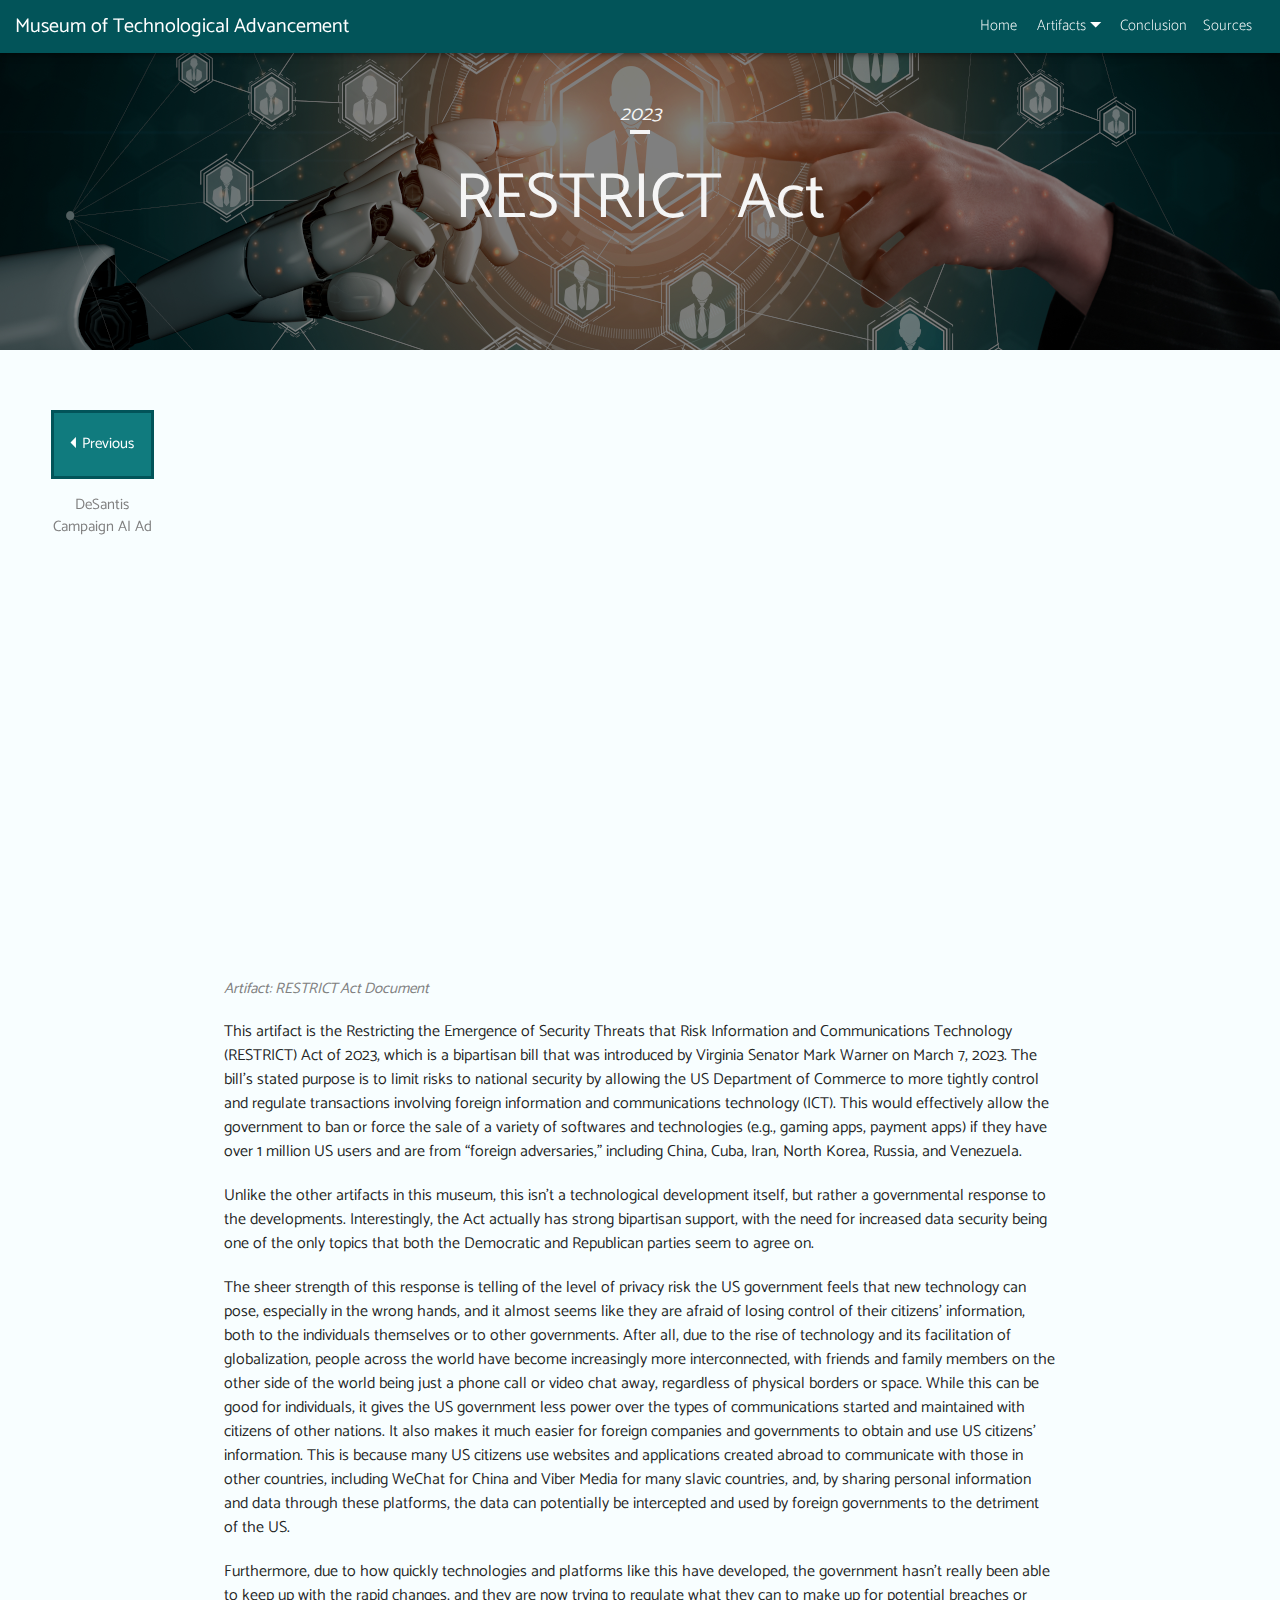
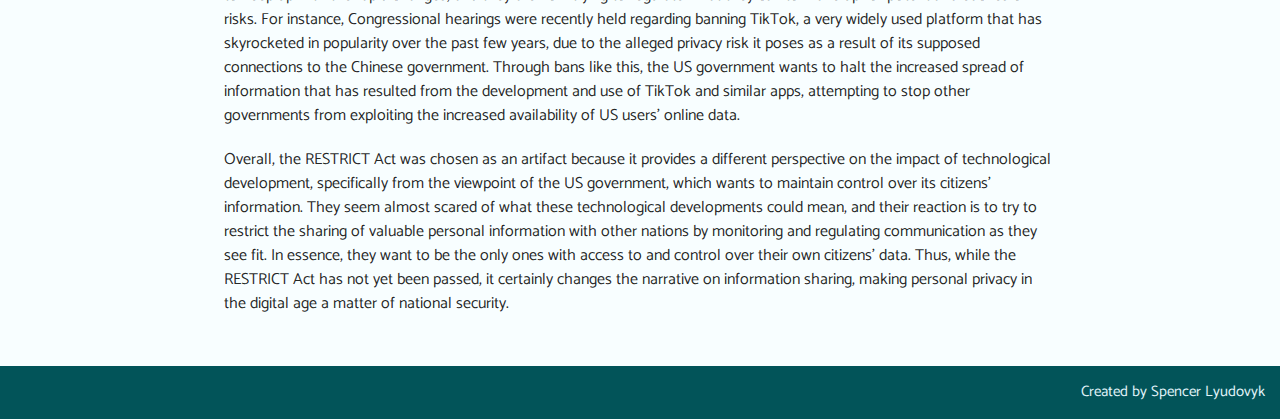
<file: restrictact.html>
<!DOCTYPE html>
<html lang="en">
<head>
    <meta charset="UTF-8">
    <meta http-equiv="X-UA-Compatible" content="IE=edge">
    <meta name="viewport" content="width=device-width, initial-scale=1.0">
    <link rel="stylesheet" href="https://cdnjs.cloudflare.com/ajax/libs/materialize/1.0.0/css/materialize.min.css">
    <link rel="stylesheet" href="./css/main.css">
    <link rel="icon" type="image/x-icon" href="img/favicon.png">
    <title>RESTRICT Act</title>
</head>
<body>
    <!--Header-->
    <header class="z-depth-2">
        <!--Site Title-->
        <a class="title" href="index.html">Museum of Technological Advancement</a>
    
        <!--Section of Header with Navigation Links-->
        <nav class="nav-links">
            <!--How to Use Page-->
            <h5 class="link home"><a href="index.html">Home</a></h5>
    
            <div class="dropdown">
                <!--Dropdown Title-->
                <h5 class="link your-acc">Artifacts&nbsp;<span class="arrow-ud-2">&#9207;</span></h5>
    
                <!--Dropdown-->
                <nav class="link your-acc-links">
                    <h5 class="link trinity"><a href="amazonecho.html">Amazon Echo</a></h5>
                    <h5 class="link thor"><a href="cambridgeanalytica.html">Cambridge Analytica Scandal Quiz</a></h5>
                    <h5 class="link credit"><a href="desantisad.html">DeSantis Campaign AI Ad</a></h5>
                    <h5 class="link explorer"><a href="restrictact.html">RESTRICT Act</a></h5>
                </nav>
            </div>

            <h5 class="link birthcontrol"><a href="conclusion.html">Conclusion</a></h5>

            <h5 class="link sources"><a href="sources.html">Sources</a></h5>
        </nav>
    </header>

    <!--Title-->
    <section class="article-title art">
        <section class="layer">
            <div class="datee">
                <em>2023</em>
                <hr>
            </div>
            <h1>RESTRICT Act</h1>
        </section>
    </section>

    <main class="main-content-art">
        <section class="buttons">
            <div class="btn-w-label">
                <a class="button prevbtn" href="desantisad.html">&#9204; Previous</a>
                <p>DeSantis Campaign AI Ad</p>
            </div>
            <div class="btn-w-label">
            </div>
        </section>
        <section class="main-article">
            <iframe frameborder="0" cellspacing="0" style="border-style: none;width: 100%; height: 600px;" src="https://www.congress.gov/118/bills/s686/BILLS-118s686is.pdf"></iframe>
            <figcaption><em>Artifact: RESTRICT Act Document</em></figcaption>
            <p>
                This artifact is the Restricting the Emergence of Security Threats that Risk Information and Communications Technology (RESTRICT) Act of 2023, which is a bipartisan bill that was introduced by Virginia Senator Mark Warner on March 7, 2023. The bill’s stated purpose is to limit risks to national security by allowing the US Department of Commerce to more tightly control and regulate transactions involving foreign information and communications technology (ICT). This would effectively allow the government to ban or force the sale of a variety of softwares and technologies (e.g., gaming apps, payment apps) if they have over 1 million US users and are from “foreign adversaries,” including China, Cuba, Iran, North Korea, Russia, and Venezuela.
            </p>
            <p>
                Unlike the other artifacts in this museum, this isn’t a technological development itself, but rather a governmental response to the developments. Interestingly, the Act actually has strong bipartisan support, with the need for increased data security being one of the only topics that both the Democratic and Republican parties seem to agree on.

            </p>
            <p>
                The sheer strength of this response is telling of the level of privacy risk the US government feels that new technology can pose, especially in the wrong hands, and it almost seems like they are afraid of losing control of their citizens’ information, both to the individuals themselves or to other governments. After all, due to the rise of technology and its facilitation of globalization, people across the world have become increasingly more interconnected, with friends and family members on the other side of the world being just a phone call or video chat away, regardless of physical borders or space. While this can be good for individuals, it gives the US government less power over the types of communications started and maintained with citizens of other nations. It also makes it much easier for foreign companies and governments to obtain and use US citizens’ information. This is because many US citizens use websites and applications created abroad to communicate with those in other countries, including WeChat for China and Viber Media for many slavic countries, and, by sharing personal information and data through these platforms, the data can potentially be intercepted and used by foreign governments to the detriment of the US.

            </p>
            <p>
                Furthermore, due to how quickly technologies and platforms like this have developed, the government hasn’t really been able to keep up with the rapid changes, and they are now trying to regulate what they can to make up for potential breaches or risks. For instance, Congressional hearings were recently held regarding banning TikTok, a very widely used platform that has skyrocketed in popularity over the past few years, due to the alleged privacy risk it poses as a result of its supposed connections to the Chinese government. Through bans like this, the US government wants to halt the increased spread of information that has resulted from the development and use of TikTok and similar apps, attempting to stop other governments from exploiting the increased availability of US users’ online data.
                
            </p>
            <p>
                Overall, the RESTRICT Act was chosen as an artifact because it provides a different perspective on the impact of
                technological development, specifically from the viewpoint of the US government, which wants to maintain control
                over its citizens’ information. They seem almost scared of what these technological developments could mean, and
                their reaction is to try to restrict the sharing of valuable personal information with other nations by monitoring and
                regulating communication as they see fit. In essence, they want to be the only ones with access to and control over their own
                citizens' data.
                Thus, while the RESTRICT Act has not yet been passed, it certainly changes
                the narrative on information sharing, making personal privacy in the digital age a matter of national security.

            </p>
        </section>

        <!--Footer-->
        <footer>
            <p>Created by Spencer Lyudovyk</p>
        </footer>
    </main>

    <!--Javascript Links-->
    <script src="https://code.jquery.com/jquery-3.2.1.min.js"></script>
    <script src="https://cdnjs.cloudflare.com/ajax/libs/materialize/1.0.0/js/materialize.min.js"></script>
    <script type="text/javascript" src="./js/mainScripts.js"></script>
</body>
</html>
</file>
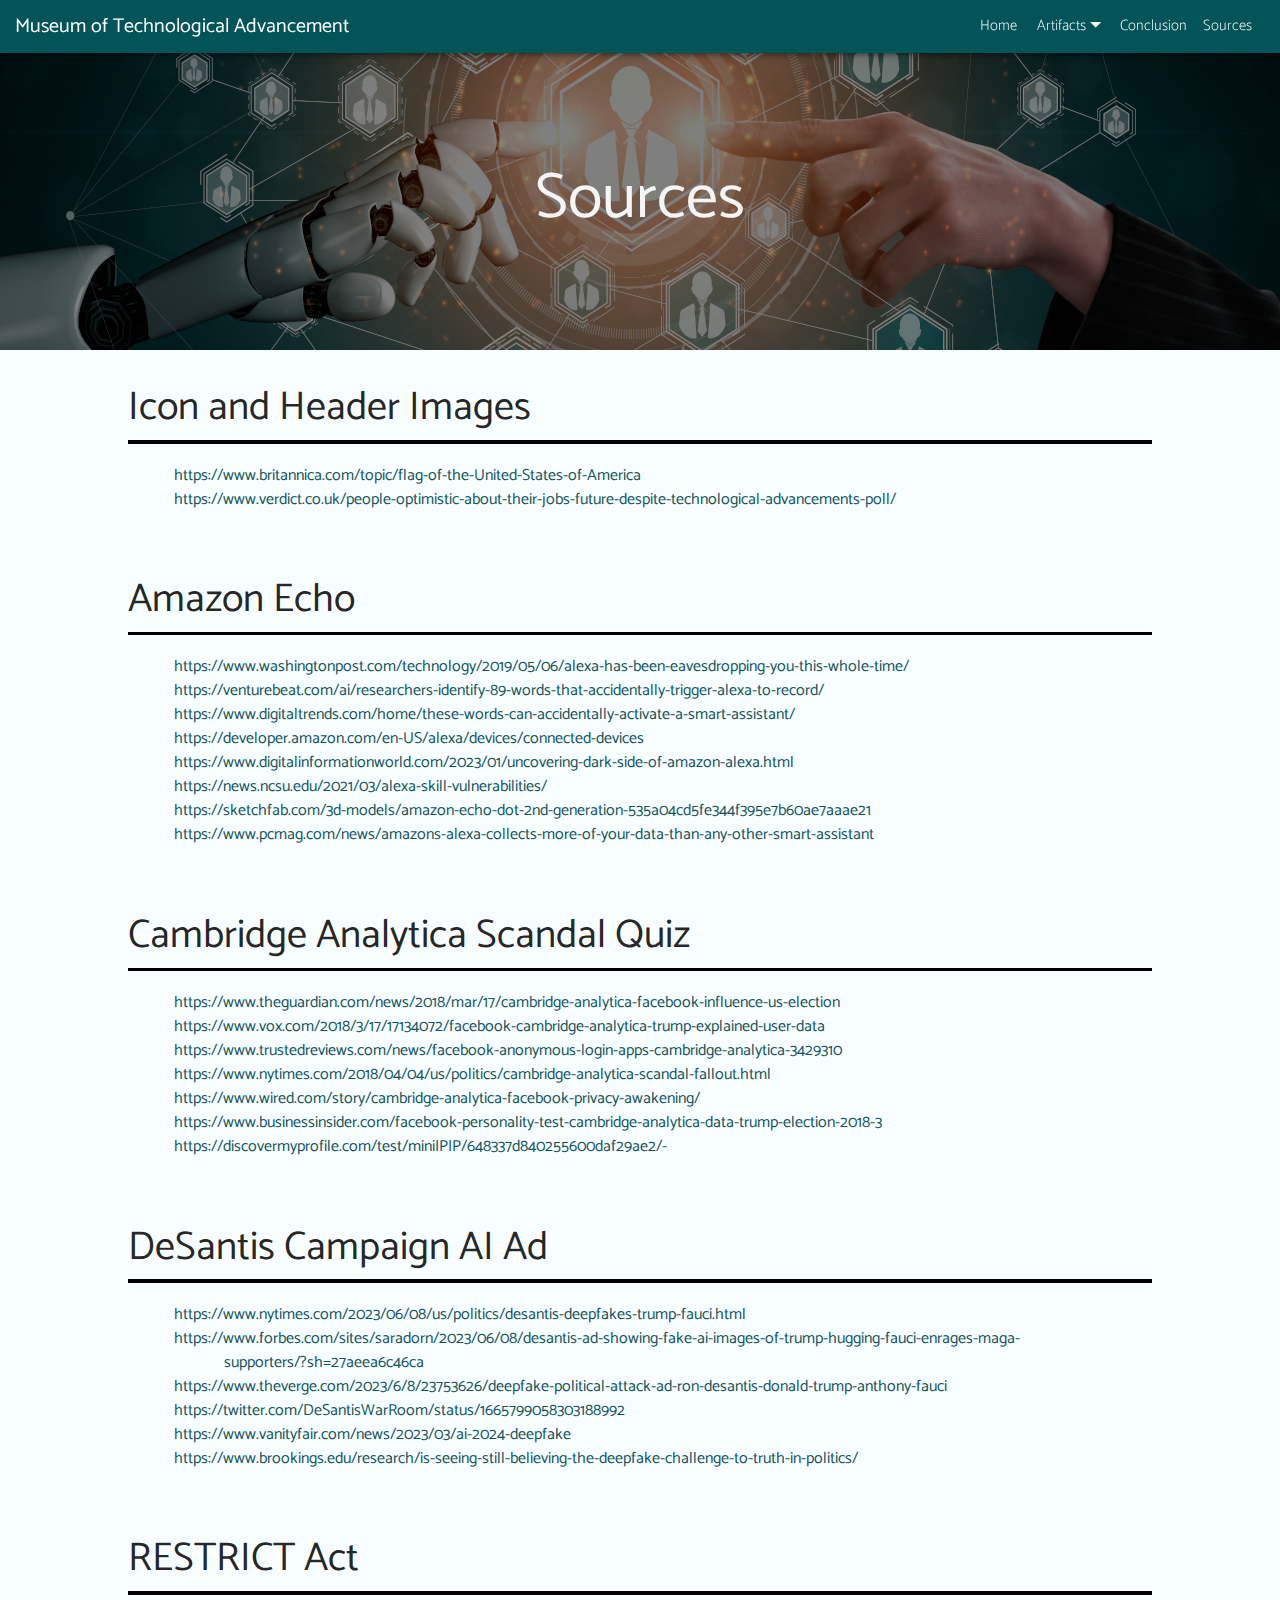
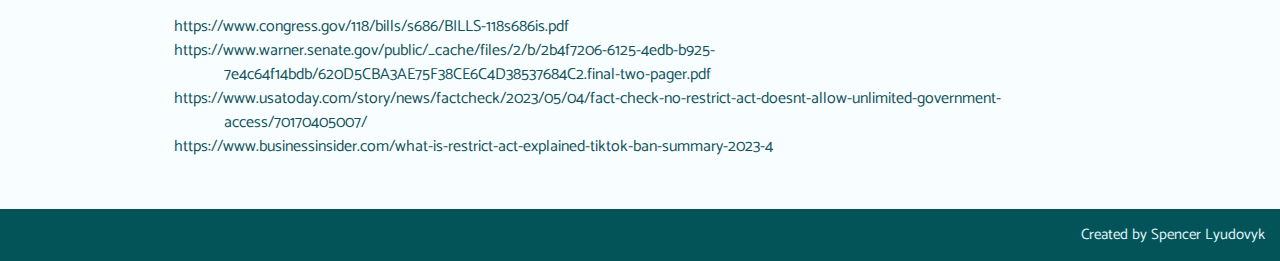
<file: sources.html>
<!DOCTYPE html>
<html lang="en">
<head>
    <meta charset="UTF-8">
    <meta http-equiv="X-UA-Compatible" content="IE=edge">
    <meta name="viewport" content="width=device-width, initial-scale=1.0">
    <link rel="stylesheet" href="https://cdnjs.cloudflare.com/ajax/libs/materialize/1.0.0/css/materialize.min.css">
    <link rel="stylesheet" href="./css/main.css">
    <link rel="icon" type="image/x-icon" href="img/favicon.png">
    <title>Sources</title>
</head>

<body>
    <!--Header-->
    <header class="z-depth-2">
        <!--Site Title-->
        <a class="title" href="index.html">Museum of Technological Advancement</a>
    
        <!--Section of Header with Navigation Links-->
        <nav class="nav-links">
            <!--How to Use Page-->
            <h5 class="link home"><a href="index.html">Home</a></h5>
    
            <div class="dropdown">
                <!--Dropdown Title-->
                <h5 class="link your-acc">Artifacts&nbsp;<span class="arrow-ud-2">&#9207;</span></h5>
    
                <!--Dropdown-->
                <nav class="link your-acc-links">
                    <h5 class="link trinity"><a href="amazonecho.html">Amazon Echo</a></h5>
                    <h5 class="link thor"><a href="cambridgeanalytica.html">Cambridge Analytica Scandal Quiz</a></h5>
                    <h5 class="link credit"><a href="desantisad.html">DeSantis Campaign AI Ad</a></h5>
                    <h5 class="link explorer"><a href="restrictact.html">RESTRICT Act</a></h5>
                </nav>
            </div>

            <h5 class="link birthcontrol"><a href="conclusion.html">Conclusion</a></h5>

            <h5 class="link sources"><a href="sources.html">Sources</a></h5>
        </nav>
    </header>

    <!--Page Title-->
    <section class="article-title art">
        <section class="layer">
            <h1>Sources</h1>
        </section>
    </section>


    <!--Main Content-->
    <main class="main-content-art">

        <div class="time-header">
            <h5>Icon and Header Images</h5>
            <hr>
        </div>
        <div class="main-article">
            <a href="https://www.britannica.com/topic/flag-of-the-United-States-of-America" target="_blank">https://www.britannica.com/topic/flag-of-the-United-States-of-America</a><br>
            <a href="https://www.verdict.co.uk/people-optimistic-about-their-jobs-future-despite-technological-advancements-poll/" target="_blank">https://www.verdict.co.uk/people-optimistic-about-their-jobs-future-despite-technological-advancements-poll/</a><br>
        </div>

        <div class="time-header">
            <h5>Amazon Echo</h5>
            <hr>
        </div>
        <div class="main-article">
            <a href="https://www.washingtonpost.com/technology/2019/05/06/alexa-has-been-eavesdropping-you-this-whole-time/" target="_blank">https://www.washingtonpost.com/technology/2019/05/06/alexa-has-been-eavesdropping-you-this-whole-time/</a><br>
            <a href="https://venturebeat.com/ai/researchers-identify-89-words-that-accidentally-trigger-alexa-to-record/" target="_blank">https://venturebeat.com/ai/researchers-identify-89-words-that-accidentally-trigger-alexa-to-record/</a><br>
            <a href="https://www.digitaltrends.com/home/these-words-can-accidentally-activate-a-smart-assistant/" target="_blank">https://www.digitaltrends.com/home/these-words-can-accidentally-activate-a-smart-assistant/</a><br>
            <a href="https://developer.amazon.com/en-US/alexa/devices/connected-devices" target="_blank">https://developer.amazon.com/en-US/alexa/devices/connected-devices</a><br>
            <a href="https://www.digitalinformationworld.com/2023/01/uncovering-dark-side-of-amazon-alexa.html" target="_blank">https://www.digitalinformationworld.com/2023/01/uncovering-dark-side-of-amazon-alexa.html</a><br>
            <a href="https://news.ncsu.edu/2021/03/alexa-skill-vulnerabilities/" target="_blank">https://news.ncsu.edu/2021/03/alexa-skill-vulnerabilities/</a><br>
            <a href="https://sketchfab.com/3d-models/amazon-echo-dot-2nd-generation-535a04cd5fe344f395e7b60ae7aaae21" target="_blank">https://sketchfab.com/3d-models/amazon-echo-dot-2nd-generation-535a04cd5fe344f395e7b60ae7aaae21</a><br>
            <a href="https://www.pcmag.com/news/amazons-alexa-collects-more-of-your-data-than-any-other-smart-assistant" target="_blank">https://www.pcmag.com/news/amazons-alexa-collects-more-of-your-data-than-any-other-smart-assistant</a><br>
        </div>

        <div class="time-header">
            <h5>Cambridge Analytica Scandal Quiz</h5>
            <hr>
        </div>
        <div class="main-article">
            <a href="https://www.theguardian.com/news/2018/mar/17/cambridge-analytica-facebook-influence-us-election" target="_blank">https://www.theguardian.com/news/2018/mar/17/cambridge-analytica-facebook-influence-us-election</a><br>
            <a href="https://www.vox.com/2018/3/17/17134072/facebook-cambridge-analytica-trump-explained-user-data" target="_blank">https://www.vox.com/2018/3/17/17134072/facebook-cambridge-analytica-trump-explained-user-data</a><br>
            <a href="https://www.trustedreviews.com/news/facebook-anonymous-login-apps-cambridge-analytica-3429310" target="_blank">https://www.trustedreviews.com/news/facebook-anonymous-login-apps-cambridge-analytica-3429310</a><br>
            <a href="https://www.nytimes.com/2018/04/04/us/politics/cambridge-analytica-scandal-fallout.html" target="_blank">https://www.nytimes.com/2018/04/04/us/politics/cambridge-analytica-scandal-fallout.html</a><br>
            <a href="https://www.wired.com/story/cambridge-analytica-facebook-privacy-awakening/" target="_blank">https://www.wired.com/story/cambridge-analytica-facebook-privacy-awakening/</a><br>
            <a href="https://www.businessinsider.com/facebook-personality-test-cambridge-analytica-data-trump-election-2018-3" target="_blank">https://www.businessinsider.com/facebook-personality-test-cambridge-analytica-data-trump-election-2018-3</a><br>
            <a href="https://discovermyprofile.com/test/miniIPIP/648337d840255600daf29ae2/-" target="_blank">https://discovermyprofile.com/test/miniIPIP/648337d840255600daf29ae2/-</a><br>
        </div>

        <div class="time-header">
            <h5>DeSantis Campaign AI Ad</h5>
            <hr>
        </div>
        <div class="main-article">
            <a href="https://www.nytimes.com/2023/06/08/us/politics/desantis-deepfakes-trump-fauci.html" target="_blank">https://www.nytimes.com/2023/06/08/us/politics/desantis-deepfakes-trump-fauci.html</a><br>
            <a href="https://www.forbes.com/sites/saradorn/2023/06/08/desantis-ad-showing-fake-ai-images-of-trump-hugging-fauci-enrages-maga-supporters/?sh=27aeea6c46ca" target="_blank">https://www.forbes.com/sites/saradorn/2023/06/08/desantis-ad-showing-fake-ai-images-of-trump-hugging-fauci-enrages-maga-supporters/?sh=27aeea6c46ca</a><br>
            <a href="https://www.theverge.com/2023/6/8/23753626/deepfake-political-attack-ad-ron-desantis-donald-trump-anthony-fauci" target="_blank">https://www.theverge.com/2023/6/8/23753626/deepfake-political-attack-ad-ron-desantis-donald-trump-anthony-fauci</a><br>
            <a href="https://twitter.com/DeSantisWarRoom/status/1665799058303188992" target="_blank">https://twitter.com/DeSantisWarRoom/status/1665799058303188992</a><br>
            <a href="https://www.vanityfair.com/news/2023/03/ai-2024-deepfake" target="_blank">https://www.vanityfair.com/news/2023/03/ai-2024-deepfake</a><br>
            <a href="https://www.brookings.edu/research/is-seeing-still-believing-the-deepfake-challenge-to-truth-in-politics/" target="_blank">https://www.brookings.edu/research/is-seeing-still-believing-the-deepfake-challenge-to-truth-in-politics/</a><br>
        </div>

        <div class="time-header">
            <h5>RESTRICT Act</h5>
            <hr>
        </div>
        <div class="main-article">
            <a href="https://www.congress.gov/118/bills/s686/BILLS-118s686is.pdf" target="_blank">https://www.congress.gov/118/bills/s686/BILLS-118s686is.pdf</a><br>
            <a href="https://www.warner.senate.gov/public/_cache/files/2/b/2b4f7206-6125-4edb-b925-7e4c64f14bdb/620D5CBA3AE75F38CE6C4D38537684C2.final-two-pager.pdf" target="_blank">https://www.warner.senate.gov/public/_cache/files/2/b/2b4f7206-6125-4edb-b925-7e4c64f14bdb/620D5CBA3AE75F38CE6C4D38537684C2.final-two-pager.pdf</a><br>
            <a href="https://www.usatoday.com/story/news/factcheck/2023/05/04/fact-check-no-restrict-act-doesnt-allow-unlimited-government-access/70170405007/" target="_blank">https://www.usatoday.com/story/news/factcheck/2023/05/04/fact-check-no-restrict-act-doesnt-allow-unlimited-government-access/70170405007/</a><br>
            <a href="https://www.businessinsider.com/what-is-restrict-act-explained-tiktok-ban-summary-2023-4" target="_blank">https://www.businessinsider.com/what-is-restrict-act-explained-tiktok-ban-summary-2023-4</a><br>
        </div>


        <!--Footer-->
        <footer>
            <p>Created by Spencer Lyudovyk</p>
        </footer>
    </main>

    <!--Javascript Links-->
    <script src="https://code.jquery.com/jquery-3.2.1.min.js"></script>
    <script src="https://cdnjs.cloudflare.com/ajax/libs/materialize/1.0.0/js/materialize.min.js"></script>
    <script type="text/javascript" src="./js/mainScripts.js"></script>
</body>

</html>
</file>
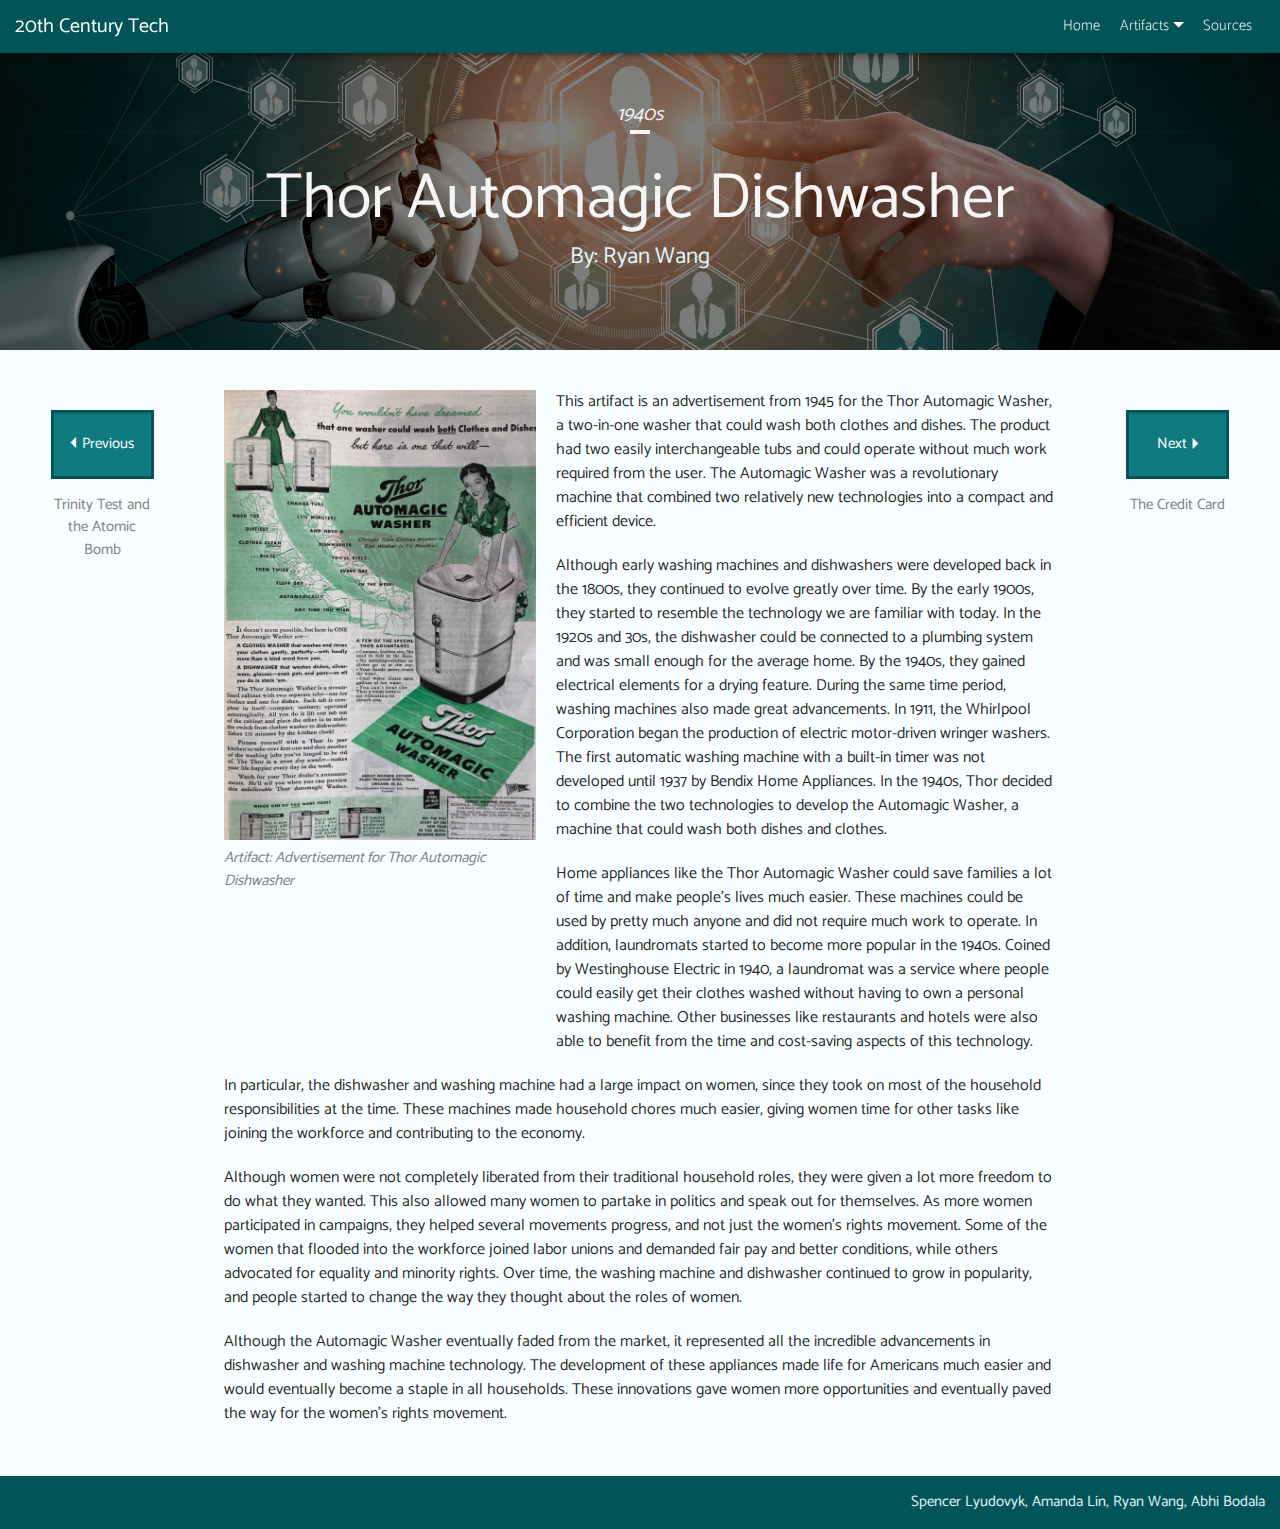
<file: thor.html>
<!DOCTYPE html>
<html lang="en">
<head>
    <meta charset="UTF-8">
    <meta http-equiv="X-UA-Compatible" content="IE=edge">
    <meta name="viewport" content="width=device-width, initial-scale=1.0">
    <link rel="stylesheet" href="https://cdnjs.cloudflare.com/ajax/libs/materialize/1.0.0/css/materialize.min.css">
    <link rel="stylesheet" href="./css/main.css">
    <link rel="icon" type="image/x-icon" href="img/favicon.png">
    <title>Thor Automagic Dishwasher</title>
</head>
<body>
    <!--Header-->
    <header class="z-depth-2">
        <!--Site Title-->
        <a class="title" href="index.html">20th Century Tech</a>
    
        <!--Section of Header with Navigation Links-->
        <nav class="nav-links">
            <!--How to Use Page-->
            <h5 class="link home"><a href="index.html">Home</a></h5>
    
            <div class="dropdown">
                <!--Dropdown Title-->
                <h5 class="link your-acc">Artifacts&nbsp;<span class="arrow-ud-2">&#9207;</span></h5>
    
                <!--Dropdown-->
                <nav class="link your-acc-links">
                    <h5 class="link trinity"><a href="trinity.html">Trinity Test and the Atomic Bomb (1940s)</a></h5>
                    <h5 class="link thor"><a href="thor.html">Thor Automagic Dishwasher (1940s)</a></h5>
                    <h5 class="link credit"><a href="credit.html">The Credit Card (1950s)</a></h5>
                    <h5 class="link explorer"><a href="explorer.html">Explorer 1 and the Sputnik Crisis (1950s)</a></h5>
                    <h5 class="link birthcontrol"><a href="birthcontrol.html">Birth Control (1960s)</a></h5>
                    <h5 class="link napalm"><a href="napalm.html">Napalm and the Vietnam War (1960s)</a></h5>
                    <h5 class="link xerox"><a href="xerox.html">Xerox 914 (1970s+)</a></h5>
                    <h5 class="link clipper"><a href="clipper.html">Clipper Young America (1970s+)</a></h5>
                </nav>
            </div>

            <h5 class="link sources"><a href="sources.html">Sources</a></h5>
        </nav>
    </header>

    <!--Title-->
    <section class="article-title art">
        <section class="layer">
            <div class="datee">
                <em>1940s</em>
                <hr>
            </div>
            <h1>Thor Automagic Dishwasher</h1>
            <p>By: Ryan Wang</p>
        </section>
    </section>

    <main class="main-content-art">
        <section class="buttons">
            <div class="btn-w-label">
                <a class="button prevbtn" href="trinity.html">&#9204; Previous</a>
                <p>Trinity Test and the Atomic Bomb</p>
            </div>
            <div class="btn-w-label">
                <a class="button nextbtn" href="credit.html">Next &#9205;</a>
                <p>The Credit Card</p>
            </div>
        </section>
        <section class="main-article">
            <div class="img-section">
                <figure>
                    <img src="img/washer1.jpg">
                    <figcaption><em>Artifact: Advertisement for Thor Automagic Dishwasher</em></figcaption>
                </figure>
                <div class="text-w-img">
                    <p>This artifact is an advertisement from 1945 for the Thor Automagic Washer, a two-in-one washer that could wash both
                    clothes and dishes. The product had two easily interchangeable tubs and could operate without much work required from
                    the user. The Automagic Washer was a revolutionary machine that combined two relatively new technologies into a compact
                    and efficient device.
                    </p>
                    <p>Although early washing machines and dishwashers were developed back in the 1800s, they continued to evolve greatly over
                    time. By the early 1900s, they started to resemble the technology we are familiar with today. In the 1920s and 30s, the
                    dishwasher could be connected to a plumbing system and was small enough for the average home. By the 1940s, they gained
                    electrical elements for a drying feature. During the same time period, washing machines also made great advancements. In
                    1911, the Whirlpool Corporation began the production of electric motor-driven wringer washers. The first automatic
                    washing machine with a built-in timer was not developed until 1937 by Bendix Home Appliances. In the 1940s, Thor decided
                    to combine the two technologies to develop the Automagic Washer, a machine that could wash both dishes and clothes.
                    </p>
                    <p>
                        Home appliances like the Thor Automagic Washer could save families a lot of time and make people's lives much easier.
                        These machines could be used by pretty much anyone and did not require much work to operate. In addition, laundromats
                        started to become more popular in the 1940s. Coined by Westinghouse Electric in 1940, a laundromat was a service where
                        people could easily get their clothes washed without having to own a personal washing machine. Other businesses like
                        restaurants and hotels were also able to benefit from the time and cost-saving aspects of this technology.
                    </p>
                </div>
            </div>
            <p>
                In particular, the dishwasher and washing machine had a large impact on women, since they took on most of the household
                responsibilities at the time. These machines made household chores much easier, giving women time for other tasks like
                joining the workforce and contributing to the economy.

            </p>
            <p>
                Although women were not completely liberated from their traditional household roles, they were given a lot more freedom
                to do what they wanted. This also allowed many women to partake in politics and speak out for themselves. As more women
                participated in campaigns, they helped several movements progress, and not just the women's rights movement. Some of the 
                women that flooded into the workforce joined labor unions and demanded fair pay and better conditions, while others advocated 
                for equality and minority rights.  Over time, the washing machine and dishwasher continued to grow in
                popularity, and people started to change the way they thought about the roles of women.
            </p>
            <p>
                Although the Automagic Washer eventually faded from the market, it represented all the incredible advancements in
                dishwasher and washing machine technology. The development of these appliances made life for Americans much easier and
                would eventually become a staple in all households. These innovations gave women more opportunities and eventually paved
                the way for the women's rights movement.
            </p>
        </section>

        <!--Footer-->
        <footer>
            <p>Spencer Lyudovyk, Amanda Lin, Ryan Wang, Abhi Bodala</p>
        </footer>
    </main>

    <!--Javascript Links-->
    <script src="https://code.jquery.com/jquery-3.2.1.min.js"></script>
    <script src="https://cdnjs.cloudflare.com/ajax/libs/materialize/1.0.0/js/materialize.min.js"></script>
    <script type="text/javascript" src="./js/mainScripts.js"></script>
</body>
</html>
</file>
<file: css/main.css>
@import url('https://fonts.googleapis.com/css2?family=Catamaran&display=swap');

/*Resetting Styles, Setting Font Family, Declaring Color Variables*/
* {
    all:revert;
    font-family: Catamaran, sans-serif;
    margin:0;

    /*Green Color Scheme*/
    --color-main-light: rgb(226, 245, 251);
    --color-main-dark: rgb(2, 84, 89);
    --color-medium: rgb(16, 123, 126);
    --color-dark-shade: rgba(4, 22, 32, 0.7);
    --color-semi-transparent: rgba(180, 218, 231, 0.4);
    --body-bg-color: rgb(248, 254, 255);
    --color-light-medium: rgb(147, 204, 208);
    --color-accent: rgb(17, 83, 91);
    --color-accent-light: rgb(87, 113, 123);
}

/*General Styles*/

/*General Body Style*/
body {
    background-color: var(--body-bg-color)
}

/*Links Have No Text Decoration and Default to White*/
a {
    text-decoration:none;
    color:white;
}

/*Header and Nav Bar*/

/*General Header Style*/
header {
    position:fixed;
    top:0;
    right:0;
    left:0;
    
    box-sizing:border-box;
    width:100vw;
    height:53px;
    padding:15px;

    z-index:20;
    font-size:15px;
    
    display:flex;
    align-items:center;
    
    color:var(--color-main-light);
    background-color: var(--color-main-dark);

    --header-font-size: 1.1rem;
}

/*Title In Header to Ensure Proper Formatting and Centering*/
.title {
    display:inline-flex;
    justify-content:center;
    align-content:center;
    font-size:20px;
}

/*Nav Bar and Links for Moving Between Pages*/

/*Resetting Materialize Nav Styles*/
nav {
    all:revert;
}

/*Nav Section with How to Use, Statistics, Sign In, Sign Up, and Sign Out*/

/*Links Container*/
.nav-links {
    display: inline-flex;
    height: 53px;
    position: absolute;
    right: 20px;
    margin: 0;
}

/*General Header Link Styles*/
.link {
    white-space: nowrap;
    
    display:inline-flex;
    align-items:center;
    
    box-sizing: border-box;
    padding: 0 10px;
    margin:0;
    height:100%;
    
    color: white;
    font-size: var(--header-font-size);
    text-decoration:none;
    transition:0.2s;
}

/*Nav Bar Font Size, Weight, and Color*/
.nav-links a, .nav-links h5 {
    font-size:15px;
    font-weight:100;
}

/*Dropdown*/

/*Dropdown Styles*/
.dropdown {
    position:relative;
    display:flex;
}

/*Primary Dropdown*/
.your-acc-links {
    display:inline-flex;
    flex-direction:column;
    position:absolute;
    align-items:flex-end;
    align-content:flex-end;
    justify-items:flex-end;
    justify-content:flex-end;
    background-color: var(--color-main-dark);
    top:53px;
    right:0;
    height:fit-content;
    padding:0;
}

.your-acc-links .link {
    display:flex;
    justify-content: flex-end;
}

/*Links in Dropdowns Take Up Dropdown's Full Width*/
.trinity, .thor, .credit, .explorer, .birthcontrol,
.napalm, .xerox, .clipper, .sources {
    width: 100%;
    padding: 5px 8px;
}


/*Home Page*/
/*Home Page*/
.article-title {
    margin: 50px 0 25px;
    height: 425px;
    width: 100vw;
    position: fixed;

    display: flex;
    align-content: center;

    background-image: url('../img/headerimg.jpg');
    background-repeat: no-repeat;
    background-position: center;
    background-size: cover;
}

.art {
    height: 300px;
}

.layer {
    height: 100%;
    width: 100%;

    background-color: rgb(0, 0, 0, 0.5);
}

/*Title Div Text*/
.article-title h1 {
    margin: 110px 10vw;
    width: 80vw;
    position: absolute;
    display: block;
    color: whitesmoke;
    font-size: 6.5vw;
    cursor: pointer;
    text-align: center;
    font-weight: normal;
    cursor: default;
}

.datee {
    position:absolute;
    margin-top:50px;
    color:whitesmoke;
    width:100%;
    display:flex;
    flex-direction: column;
    align-items: center;
    font-size:20px;
}

.datee hr {
    background-color:whitesmoke;
    width:20px;
}

.art h1 {
    margin: 115px 10vw;
    font-size: 5vw;
}

.art p {
    margin: 190px 10vw;
    width: 80vw;
    position: relative;
    display: block;
    color: var(--color-main-light);
    font-size: 1.8vw;
    cursor: pointer;
    text-align: center;
    font-weight: normal;
    cursor: default;
}

/*Main Page Content Underneath Title Div*/
.main-content {
    position: relative;
    top: 500px;
    display: flex;
    flex-direction: column;
    align-items: center;
    background-color: var(--body-bg-color);
    padding-top: 20px;
}

.main-content-art {
    position: relative;
    top: 350px;
    display: flex;
    flex-direction: column;
    align-items: center;
    background-color: var(--body-bg-color);
    padding-top: 20px;
}

.main-article {
    width: 65vw;
    margin-bottom: 50px;
}

.main-article p {
    margin-top: 20px;
    font-size: 16px;
}

.main-article a {
    font-size: 16px;
    color: var(--color-accent);
    display: inline-block;
    text-indent: -50px;
}

.main-article a.inline{
    text-indent: 0;

}

.main-article a:hover {
    color: var(--color-accent-light)
}

.img-section {
    display: flex;
}

.img-section figure {
    margin: 20px 0 0 0;
}

figure img {
    width:100%;
}

figcaption {
    color:grey;
}

.text-w-img {
    margin-left: 20px;
    max-width: 500px;
}


.time-header {
    width:80%;
    margin-bottom:20px;
}

.time-header h5 {
    width:fit-content;
    font-size:40px;
}

hr {
    height: 3.5px;
    background-color:black;
    border:none;
}


.buttons {
    position:absolute;
    z-index: 10;
    margin-top:40px;
    width:92vw;
    display:flex;
    justify-content: space-between;
}

.button {
    border: 3px solid var(--color-main-dark);
    background: var(--color-medium);
    padding: 20px 5px;
    display:flex;
    justify-content: center;
}

.button:hover {
    border: 3px solid var(--color-light-medium);
    background: var(--color-main-light);
    color:var(--color-main-dark);
}

.btn-w-label {
    display:flex;
    flex-direction: column;
    width: 8vw;
    padding:0;
}

.btn-w-label p {
    padding-top: 15px;
    color:grey;
    font-size: 15px;
    text-align:center;
}



/*Info Slides (About, How to Use, View Data)*/
.slide {
    width: 80%;
    height: 400px;
    display: flex;
    margin: 10px 0 20px;
}

/*Image Containers in Info Slides to Ensure Proper Image Sizing*/
.slide-img {
    width: 50%;
    margin: 0;

    display: flex;
    justify-content: center;
    align-items: center;
    overflow: hidden;

    border:3px solid var(--color-medium)
}

/*Images in Info Slides*/
.slide-img img {
    object-fit: cover;
    height:100%;
    width:100%;
}


/*Text Descriptions on Info Slides*/
.text-desc {
    display: flex;
    flex-direction: column;

    width: 50%;
    padding: 40px;

    background-color: var(--color-medium);
    color: whitesmoke;
}

/*Description Headers*/
.text-desc h3 {
    margin-bottom: 30px;
    font-size: 40px;
}

/*Description Explanations*/
.text-desc p {
    font-size: 16px;
    margin: 5px 0;
}

/*Description Button (for Info Slides with More Info Available)*/
.text-desc .btn {
    width: fit-content;
    margin-top: 30px;
}

.slide.full-screen {
    height: auto;
}

.text-desc.full-screen {
    display: flex;
    flex-direction: column;

    width: 100%;
    padding: 40px;

    background-color: var(--color-accent);
    /*background-color:var(--color-medium);*/
    color: whitesmoke;
}

/*Sign In, Sign Up, and Sign Out Forms*/

/*Form Containers*/
.form-sign {
    height: fit-content;
    padding: 5px 5% 50px;
    margin: 100px 20%;

    background-color: var(--color-main-dark);
    color: whitesmoke;
}

/*Labels for Inputs*/
.form-sign label{
    font-size: 1rem;
    color:white;
}

/*Entered Items in Forms*/
input {
    color: whitesmoke;
}


/*How to Use and Statistics Pages Shared Styling*/

/*Titles*/
.title-generic {
    margin: 100px 10vw;
    width: 80vw;
    position: absolute;
    display: block;

    color: black;
    font-size: 4rem;
    font-weight: normal;
    text-align: center;
    
    cursor: default;
}

/*Main Content Containers*/
.content-generic {
    position: relative;
    top: 200px;
    display: flex;
    flex-direction: column;
    align-items: center;
}


/*How to Use Page*/

/*Instructional Slide and Image Container*/
.slide-with-img {
    display: flex;
    flex-direction: row;
    margin: 0 10vw 10px;
    width: 80vw;
}

/*Slides Container Next to Each Image (Placed Beside Images)*/
.slides {
    display: flex;
    flex-direction: column;
    width: 60%;
}

/*Instructional Slide Containing a Step of the Instructions*/
.slide-how {
    background: var(--color-main-light);
    display:flex;
    align-items: center;
    margin-bottom: 20px !important;
}

/*Step Number Container*/
.num {
    display:flex;
    align-items: center;
    height:100%;
    background: var(--color-main-dark);
}

/*Step Number*/
.num h3 {
    margin:0;
    min-width: 45px;
    color: whitesmoke;
    text-align:center;
}

/*Text Instructions in Step*/
.slide-how p {
    padding: 20px;
}

/*Links in Instructions are Dark Green and Bold*/
.slide-how a {
    color: var(--color-main-dark);
    font-weight: bold;
}

/*Links Turn Lighter on Hover*/
.slide-how a:hover {
    color: var(--color-light-medium);
}

/*Image Default Layout (Not Used For All)*/
.slide-with-img img {
    width: 40%;
    height:100%;
    margin: 0 0 15px 15px;
}

/*Sign Up Slide and Image Width Styling*/
#sign-up-slide {
    width: 55%;
}
#sign-up-img {
    width: 45%;
}

/*USB Cable Slide and Image Width Styling*/
#usb-slide {
    width: 60%;
}
#usb-img {
    width: 40%;
}

/*Blink Detection App Sign In Slide and Image Width Styling*/
#blink-app-slide {
    width: 65%;
}
#blink-app-img {
    width:35%;
}

/*Signed in App (Analysis Started) Slide and Image Width Styling*/
#signed-app-slide {
    width: 23%;
}
#signed-app-img {
    width:77%;
}

/*Image Capture App Slide and Image Width Styling*/
#capture-app-slide {
    width: 64%;
}
#capture-app-img {
    width: 36%;
}

/*Image Analysis in Blink Detection App Slide and Image Width Styling*/
#analysis-slide {
    width:55%;
}
#analysis-img {
    width: 45%;
}


/*Statistics Page*/

/*Container for Stat Slides (General Information About Session) Above Graph*/
.info-cards {
    display: flex;
    justify-content: center;
    width: 75vw;
    margin-bottom: 30px;
}

/*Container for Choosing Session Form*/
.options {
    width: fit-content;
    min-width: 950px;
    margin: auto;
    padding: 30px;
}

/*Form Containing Dropdown to Choose Session to View Data For*/
.sess-choice {
    flex-grow: 9
}

/*Dropdown Label*/
.sess-choice label {
    font-size: 20px;
    color: black;
}

/*Session Names in Dropdown*/
.sessions {
    z-index: 100;
    display: block;
    visibility: visible;
}

/*Stat Slides Containing Session Info*/
.slide-stat {
    padding: 10px 5%;
    background-color: var(--color-medium);
    margin: 0 20px;
    color: whitesmoke;
}

/*Stat Slide Labels/Titles*/
#bpmlabel,
#minlabel {
    text-align: center;
    font-size: 20px;
    margin: 20px 0 5px;
}

/*Stat Slide Values*/
#bpmval,
#minval {
    text-align: center;
    font-size: 20px;
    margin: 10px 0 20px;
}

/*Blinks Per Minute Graph*/
#bpm {
    height: fit-content;
    width: 70vw;
    margin: auto;
    margin-bottom: 50px;
    padding: 10px;

    justify-self: center;
    align-self: center;

    background-color: white;
    border: 5px solid var(--color-main-dark);
}


/*Buttons*/

/*Default Button Styles*/
.btn {
    background-color:var(--color-main-dark);
    color: var(--color-main-light);
    border:2px solid var(--color-main-light);
    font-size:1rem;

    transition: 0.3s;
}

/*Button Sizing on Form Pages (Sign In, Sign Up, Sign Out) and Statistics Page*/
input.btn, .submit-stat {
    padding:0 1rem 38px;
    margin-top: 20px;
}

/*Buttons Invert Color on Hover*/
.btn:hover {
    background-color: var(--color-main-light);
    color: var(--color-main-dark);
}


/*General Footer Styles*/
footer {
    box-sizing: border-box;
    width:100%;
    padding: 1rem;

    font-size:15px;

    color: var(--color-main-light);
    background-color: var(--color-main-dark);

    display:flex;
    justify-content:flex-end;

    position:relative;
}

/*Adjusting Styles of Items On Screens Under 1200px Width*/
@media only screen and (max-width:1200px){
    /*Images in Info Slides*/
    .slide-img img {
        all: revert;
        height: 100%;
    }
}


/*Adjusting Styles of Items On Screens Under 1000px Width*/
@media only screen and (max-width:1000px){
    .slide {
        width: 90vw;
    }
    
}

/*Adjusting Styles of Items On Screens Under 800px Width*/
@media only screen and (max-width: 800px){
    /*Form Width*/
    .form-sign {
        width:70%;
    }

    .slide {
        width:95vw;
    }
}

/*Adjusting Styles of Items On Screens Under 700px Width*/
@media only screen and (max-width: 700px) {
    .slide {
        all:revert;
        width: 95vw !important;
        flex-direction: column;
        margin: 10px 0 20px;
    }

    .slide .slide-img {
        width: 95vw;
        margin:0;
    }

    .slide-img img {
        width:100%;
    }

    .text-desc {
        box-sizing: border-box;
        width: 100%;
        padding: 40px;

        background-color: var(--color-medium);
        color: whitesmoke;
    }
}
</file>
